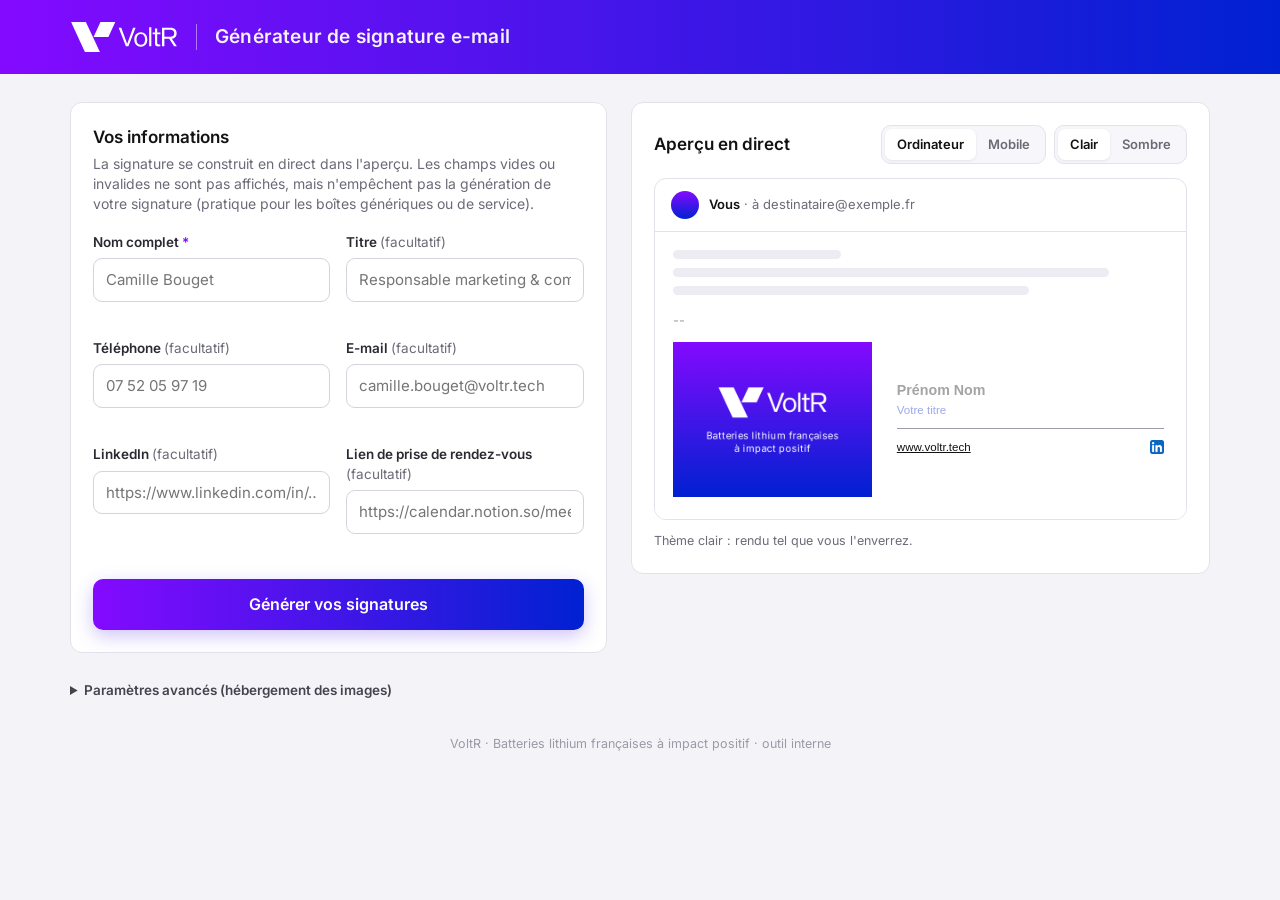
<file: index.html>
<!doctype html>
<html lang="fr">
<head>
<meta charset="utf-8">
<meta name="viewport" content="width=device-width, initial-scale=1">
<title>VoltR · Générateur de signature</title>
<style id="embedded-fonts">
@font-face{font-family:"VoltR Inter";font-style:normal;font-weight:400;font-display:swap;src:url([data-uri]) format("woff2")}
@font-face{font-family:"VoltR Inter";font-style:normal;font-weight:600;font-display:swap;src:url([data-uri]) format("woff2")}
</style>
<link rel="icon" type="image/png" href="[data-uri]">
<style>
  :root{
    --violet:#840AFF; --blue:#0021D1; --ink:#121212;
    --grad:linear-gradient(180deg,#840AFF 0%,#0021D1 100%);
    --grad-h:linear-gradient(90deg,#840AFF 0%,#0021D1 100%);
    --bg:#F4F4F8; --card:#FFFFFF; --line:#E2E2EA; --muted:#6B6B78; --soft:#F7F7FB;
    --ok:#0E8A4F; --warn:#B25E00; --err:#C4221F;
    --radius:12px;
  }
  *{box-sizing:border-box}
  html,body{margin:0}
  body{background:var(--bg);color:var(--ink);font-family:"VoltR Inter",-apple-system,BlinkMacSystemFont,"Segoe UI",Helvetica,Arial,sans-serif;font-size:15px;line-height:1.45;-webkit-font-smoothing:antialiased}
  a{color:var(--blue)}
  button{font:inherit}

  /* ---------- Header ---------- */
  .top{background:var(--grad-h);color:#fff}
  .top-in{max-width:1180px;margin:0 auto;padding:22px 20px;display:flex;align-items:center;gap:18px;flex-wrap:wrap}
  .top svg{height:30px;width:auto;display:block}
  .top h1{margin:0;font-size:19px;font-weight:600;letter-spacing:.2px;opacity:.95}
  .top .sep{width:1px;height:26px;background:rgba(255,255,255,.45)}
  @media (max-width:560px){.top .sep{display:none}.top h1{font-size:17px}}

  /* ---------- Layout ---------- */
  .wrap{max-width:1180px;margin:0 auto;padding:28px 20px 60px}
  .grid{display:grid;grid-template-columns:minmax(0,1fr) minmax(0,1.08fr);gap:24px;align-items:start}
  @media (max-width:980px){.grid{grid-template-columns:minmax(0,1fr)}}
  .card{background:var(--card);border:1px solid var(--line);border-radius:var(--radius);padding:22px}
  .card h2{margin:0 0 4px;font-size:17px;font-weight:600}
  .card .lead{margin:0 0 18px;color:var(--muted);font-size:14px}
  .sticky{position:sticky;top:16px}
  @media (max-width:980px){.sticky{position:static}}

  /* ---------- Form ---------- */
  .fields{display:grid;grid-template-columns:1fr 1fr;gap:14px 16px}
  @media (max-width:560px){.fields{grid-template-columns:1fr}}
  .f{display:flex;flex-direction:column;gap:6px;min-width:0}
  .f.full{grid-column:1/-1}
  .f label{font-size:13.5px;font-weight:600;color:#2A2A33}
  .f label .req{color:var(--violet)}
  .f label .opt{font-weight:400;color:var(--muted)}
  .f input[type=text],.f input[type=email],.f input[type=tel],.f input[type=url]{width:100%;border:1px solid #D3D3DD;border-radius:9px;padding:10px 12px;font:inherit;color:var(--ink);background:#fff;transition:border-color .15s,box-shadow .15s}
  .f input:focus{outline:none;border-color:var(--violet);box-shadow:0 0 0 3px rgba(132,10,255,.14)}
  .f input:disabled{background:var(--soft);color:#55556A}
  /* Field states: empty = grey, focused = violet, valid = green, invalid = orange (same as warnings) */
  .f input.valid:not(:focus){border-color:var(--ok)}
  .f input.invalid:not(:focus){border-color:var(--warn)}
  .hint{font-size:12.5px;color:var(--muted);min-height:17px}
  .hint.ok{color:var(--ok)} .hint.warn{color:var(--warn)} .hint.err{color:var(--err)}
  .f input:focus ~ .hint{visibility:hidden}
  .divider{height:1px;background:var(--line);margin:20px 0}

  .btn{display:inline-flex;align-items:center;justify-content:center;gap:8px;border-radius:10px;border:1px solid #D3D3DD;background:#fff;color:var(--ink);padding:10px 14px;font-weight:600;font-size:14px;cursor:pointer;transition:transform .08s,box-shadow .15s,background .15s;text-decoration:none;white-space:nowrap}
  .btn:hover{background:var(--soft)}
  .btn:active{transform:translateY(1px)}
  .btn.primary{background:var(--grad-h);border:0;color:#fff;box-shadow:0 6px 18px rgba(66,20,230,.25)}
  .btn.primary:hover{filter:brightness(1.06)}
  .btn.big{width:100%;padding:14px 18px;font-size:16px;margin-top:22px}
  .btn.small{padding:7px 11px;font-size:13px}
  .btn svg{width:16px;height:16px}

  /* ---------- Preview ---------- */
  .pv-toolbar{display:flex;justify-content:space-between;align-items:center;gap:10px;flex-wrap:wrap;margin-bottom:14px}
  .seg{display:inline-flex;background:var(--soft);border:1px solid var(--line);border-radius:10px;padding:3px}
  .seg button{border:0;background:transparent;padding:6px 12px;border-radius:7px;font-size:13px;font-weight:600;color:var(--muted);cursor:pointer}
  .seg button[aria-pressed=true]{background:#fff;color:var(--ink);box-shadow:0 1px 3px rgba(0,0,0,.08)}
  .mail{border:1px solid var(--line);border-radius:12px;overflow:hidden;transition:background .25s,border-color .25s}
  .mail-head{display:flex;align-items:center;gap:10px;padding:12px 16px;border-bottom:1px solid var(--line);font-size:13px;color:var(--muted)}
  .mail-head .dot{width:28px;height:28px;border-radius:50%;background:var(--grad);flex:none}
  .mail-head b{color:var(--ink);font-weight:600}
  .mail-body{padding:18px 18px 22px;background:#fff;transition:background .25s}
  .mail-body .para{height:9px;border-radius:5px;background:#ECECF2;margin:0 0 9px}
  .mail-body .dash{color:#9A9AA6;margin:16px 0 12px;font-size:13px}
  .pv-scroll{overflow-x:auto}
  .pv-frame{display:block;margin:0 auto}
  .pv-frame.mobile{width:360px;max-width:100%;border:1px solid var(--line);border-radius:22px;padding:18px 8px;background:inherit}
  .mail.dark{background:#1B1B1F;border-color:#2C2C33}
  .mail.dark .mail-head{border-color:#2C2C33;color:#9A9AA6}
  .mail.dark .mail-head b{color:#EDEDF2}
  .mail.dark .mail-body{background:#1F1F23}
  .mail.dark .mail-body .para{background:#2E2E36}
  .mail.dark .pv-frame.mobile{border-color:#34343C}
  /* Simulation of the colour adaptation performed by Outlook / Spark / Apple Mail in dark mode */
  .mail.dark [data-r=ink],.mail.dark [data-r=ink] a{color:#EDEDF2 !important}
  .mail.dark [data-r=title]{color:#A7B4FF !important}
  .mail.dark [data-r=rule]{border-color:#6E6E7C !important}
  .pv-note{margin:12px 0 0;font-size:12.5px;color:var(--muted)}
  @keyframes appear{from{opacity:0;transform:translateY(4px)}to{opacity:1;transform:none}}
  .pv-new{animation:appear .35s ease-out}
  .ph{opacity:.38}

  /* ---------- Results ---------- */
  #results{margin-top:28px;display:none}
  #results.show{display:block;animation:appear .4s ease-out}
  .tabs{display:flex;gap:6px;flex-wrap:wrap;border-bottom:1px solid var(--line);margin:0 0 18px}
  .tabs button{border:0;background:transparent;padding:10px 14px;font-weight:600;font-size:14px;color:var(--muted);cursor:pointer;border-bottom:2px solid transparent;margin-bottom:-1px}
  .tabs button[aria-selected=true]{color:var(--ink);border-bottom-color:var(--violet)}
  .client-block{display:grid;grid-template-columns:minmax(0,1.35fr) minmax(0,1fr);gap:22px;padding:18px 0;border-top:1px solid var(--line)}
  .client-block:first-child{border-top:0;padding-top:4px}
  @media (max-width:760px){.client-block{grid-template-columns:1fr}}
  .client-block h3{margin:0 0 8px;font-size:15.5px}
  .client-block ol{margin:0;padding-left:20px}
  .client-block li{margin:0 0 6px}
  .client-block .tip{margin:10px 0 0;padding:9px 12px;background:var(--soft);border-radius:9px;font-size:13px;color:#44444F}
  .actions{display:flex;flex-direction:column;gap:9px;align-items:stretch}
  .actions .desc{font-size:12.5px;color:var(--muted);margin:-4px 0 4px}
  kbd{font-family:inherit;font-size:12px;border:1px solid #D3D3DD;border-bottom-width:2px;border-radius:5px;padding:0 5px;background:#fff}
  code{font-family:ui-monospace,SFMono-Regular,Menlo,Consolas,monospace;font-size:12.5px;background:var(--soft);padding:1px 5px;border-radius:5px}
  textarea.code{width:100%;min-height:220px;font-family:ui-monospace,SFMono-Regular,Menlo,Consolas,monospace;font-size:12px;border:1px solid #D3D3DD;border-radius:9px;padding:10px;resize:vertical;color:#2A2A33;background:var(--soft)}
  .banner{display:none;margin:0 0 16px;padding:12px 14px;border-radius:10px;background:#FFF6E8;border:1px solid #F3D3A1;color:#6B3D00;font-size:13.5px}
  .banner.show{display:block}

  /* ---------- Footer / advanced ---------- */
  details.adv{margin-top:28px;font-size:13.5px;color:var(--muted)}
  details.adv summary{cursor:pointer;font-weight:600;color:#44444F}
  details.adv .in{margin-top:12px;display:grid;gap:10px;max-width:760px}
  details.adv .row{display:flex;gap:8px;flex-wrap:wrap}
  details.adv input[type=url]{flex:1;min-width:260px;width:100%;border:1px solid #D3D3DD;border-radius:9px;padding:9px 11px;font:inherit;font-size:13.5px}
  details.adv .modes{display:grid;gap:8px}
  details.adv .modes label{display:flex;gap:9px;align-items:flex-start;cursor:pointer;color:#2A2A33}
  details.adv .modes input{margin-top:3px;accent-color:var(--violet)}
  details.adv .links{display:grid;gap:10px}
  details.adv .links label{display:grid;gap:5px;font-weight:600;color:#2A2A33}
  details.adv .links input{font-weight:400}
  details.adv .dl-box{margin-top:6px;padding:12px 14px;border:1px dashed #C9C9D6;border-radius:10px;display:grid;gap:8px;justify-items:start}
  footer{margin-top:34px;text-align:center;color:#9A9AA6;font-size:12.5px}

  .toast{position:fixed;left:50%;bottom:24px;transform:translate(-50%,20px);background:#15151A;color:#fff;padding:11px 16px;border-radius:10px;font-size:14px;font-weight:600;opacity:0;pointer-events:none;transition:opacity .2s,transform .2s;z-index:10;max-width:calc(100% - 32px)}
  .toast.show{opacity:1;transform:translate(-50%,0)}
  .toast.err{background:var(--err)}
  .sr{position:absolute;left:-9999px}
  [hidden]{display:none !important}
</style>
</head>
<body>

<header class="top">
  <div class="top-in">
    <svg viewBox="0 0 1271.3 353.1" role="img" aria-label="VoltR"><use href="#voltr-logo"/></svg>
    <span class="sep" aria-hidden="true"></span>
    <h1>Générateur de signature e-mail</h1>
  </div>
</header>

<svg width="0" height="0" style="position:absolute" aria-hidden="true">
  <defs>
    <clipPath id="voltr-clip"><rect x="13.4" y="1.4" width="524.1" height="350.4"/></clipPath>
    <g id="voltr-logo" fill="#fff">
      <path id="voltr-word"/>
      <g clip-path="url(#voltr-clip)"><path id="voltr-emb1"/><path id="voltr-emb2"/></g>
    </g>
  </defs>
</svg>

<main class="wrap">
  <div class="grid">
    <!-- ================= FORM ================= -->
    <section class="card" aria-labelledby="form-title">
      <h2 id="form-title">Vos informations</h2>
      <p class="lead">La signature se construit en direct dans l'aperçu. Les champs vides ou invalides ne sont pas affichés, mais n'empêchent pas la génération de votre signature (pratique pour les boîtes génériques ou de service).</p>

      <form id="form" novalidate autocomplete="on">
        <div class="fields">
          <div class="f">
            <label for="name">Nom complet <span class="req">*</span></label>
            <input type="text" id="name" name="name" maxlength="40" placeholder="Camille Bouget" autocomplete="name" required>
            <div class="hint" id="h-name"></div>
          </div>
          <div class="f">
            <label for="title">Titre <span class="opt">(facultatif)</span></label>
            <input type="text" id="title" name="title" maxlength="60" placeholder="Responsable marketing & communication" autocomplete="organization-title">
            <div class="hint" id="h-title"></div>
          </div>
          <div class="f">
            <label for="phone">Téléphone <span class="opt">(facultatif)</span></label>
            <input type="tel" id="phone" name="phone" maxlength="24" placeholder="07 52 05 97 19" autocomplete="tel">
            <div class="hint" id="h-phone"></div>
          </div>
          <div class="f">
            <label for="email">E-mail <span class="opt">(facultatif)</span></label>
            <input type="email" id="email" name="email" maxlength="80" placeholder="camille.bouget@voltr.tech" autocomplete="email">
            <div class="hint" id="h-email"></div>
          </div>
          <div class="f">
            <label for="linkedin">LinkedIn <span class="opt">(facultatif)</span></label>
            <input type="url" id="linkedin" name="linkedin" maxlength="200" placeholder="https://www.linkedin.com/in/…">
            <div class="hint" id="h-linkedin"></div>
          </div>
          <div class="f">
            <label for="rdv">Lien de prise de rendez-vous <span class="opt">(facultatif)</span></label>
            <input type="url" id="rdv" name="rdv" maxlength="300" placeholder="https://calendar.notion.so/meet/…">
            <div class="hint" id="h-rdv"></div>
          </div>
        </div>

        <button type="submit" class="btn primary big" id="generate">Générer vos signatures</button>
      </form>
    </section>

    <!-- ================= PREVIEW ================= -->
    <section class="card sticky" aria-labelledby="pv-title">
      <div class="pv-toolbar">
        <h2 id="pv-title" style="margin:0">Aperçu en direct</h2>
        <div style="display:flex;gap:8px;flex-wrap:wrap">
          <div class="seg" role="group" aria-label="Format">
            <button type="button" data-device="desktop" aria-pressed="true">Ordinateur</button>
            <button type="button" data-device="mobile" aria-pressed="false">Mobile</button>
          </div>
          <div class="seg" role="group" aria-label="Thème">
            <button type="button" data-theme="light" aria-pressed="true">Clair</button>
            <button type="button" data-theme="dark" aria-pressed="false">Sombre</button>
          </div>
        </div>
      </div>
      <div class="mail" id="mail">
        <div class="mail-head"><span class="dot"></span><div><b id="pv-from">Vous</b> · à destinataire@exemple.fr</div></div>
        <div class="mail-body">
          <div class="para" style="width:34%"></div>
          <div class="para" style="width:88%"></div>
          <div class="para" style="width:72%"></div>
          <div class="dash">--</div>
          <div class="pv-scroll"><div class="pv-frame" id="pv-frame"></div></div>
        </div>
      </div>
      <p class="pv-note" id="pv-note">Thème clair : rendu tel que vous l'enverrez.</p>
    </section>
  </div>

  <!-- ================= RESULTS ================= -->
  <section class="card" id="results" aria-labelledby="res-title">
    <h2 id="res-title">Installer votre signature</h2>
    <p class="lead">Choisissez votre messagerie. Chaque bouton copie une version adaptée à cet environnement ; il ne reste qu'à la coller en suivant le guide.</p>
    <div class="banner" id="host-banner"></div>
    <div class="tabs" role="tablist" id="tabs"></div>
    <div id="panels"></div>
  </section>

  <details class="adv" id="adv">
    <summary>Paramètres avancés (hébergement des images)</summary>
    <div class="in">
      <div>Les images de la signature (bloc VoltR, icône LinkedIn) doivent être hébergées en ligne : les messageries n'affichent pas les images intégrées dans une signature.</div>
      <div class="modes" role="radiogroup" aria-label="Hébergement des images">
        <label><input type="radio" name="hmode" value="auto"><span><b>Automatique</b> : dossier <code>assets/</code> placé à côté de cette page en ligne (GitHub Pages, site web).</span></label>
        <label><input type="radio" name="hmode" value="folder"><span><b>Dossier en ligne</b> : adresse d'un dossier web contenant <code>signature-block.png</code> et <code>linkedin.png</code>.</span></label>
        <label><input type="radio" name="hmode" value="links"><span><b>Liens individuels</b> : un lien par image (Google Drive ou autre).</span></label>
      </div>
      <div class="row" id="host-folder">
        <input type="url" id="asset-base" spellcheck="false" placeholder="https://…/assets/" aria-label="Adresse du dossier d'images">
      </div>
      <div class="links" id="host-links">
        <label>Lien de l'image du bloc VoltR (signature-block.png)
          <input type="url" id="link-block" spellcheck="false" placeholder="https://drive.google.com/file/d/…/view?usp=sharing"></label>
        <label>Lien de l'icône LinkedIn (linkedin.png)
          <input type="url" id="link-icon" spellcheck="false" placeholder="https://drive.google.com/file/d/…/view?usp=sharing"></label>
      </div>
      <div class="row"><button type="button" class="btn small primary" id="asset-apply">Appliquer et vérifier</button></div>
      <div class="hint" id="asset-status"></div>
      <div class="dl-box">
        <div>Pour distribuer l'outil avec ce réglage d'hébergement :</div>
        <button type="button" class="btn small" id="asset-download">Télécharger le générateur configuré (.html)</button>
        <div class="hint">Le fichier obtenu s'ouvre d'un double-clic et fonctionne sans aucun réglage.</div>
      </div>
    </div>
  </details>

  <footer>VoltR · Batteries lithium françaises à impact positif · outil interne</footer>
</main>

<div class="toast" id="toast" role="status" aria-live="polite"></div>

<script>
(function(){
'use strict';

/* Untouched copy of this page, used to produce a pre-configured copy of the generator. */
var PRISTINE = '<!doctype html>\n' + document.documentElement.outerHTML;

/* =====================================================================
   CONFIGURATION
   ===================================================================== */
var CFG = {
  DEFAULT_BASELINE: 'Batteries lithium françaises à impact positif',
  WEBSITE_URL: 'https://www.voltr.tech',
  WEBSITE_LABEL: 'www.voltr.tech',
  LINKEDIN_COMPANY: 'https://www.linkedin.com/company/voltr/home/',
  RDV_LABEL: 'Prendre rendez-vous',
  BLOCK_FILE: 'signature-block.png',
  ICON_FILE: 'linkedin.png',
  C: { ink:'#121212', title:'#0021D1', rule:'#9C9CA8', violet:'#840AFF', blue:'#0021D1', linkedin:'#0A66C2' },
  FONT_STD: "'Helvetica Neue',Helvetica,Arial,sans-serif",
  FONT_OUTLOOK: "Arial,'Helvetica Neue',Helvetica,sans-serif",
  // Layout, in CSS pixels. Images are rendered at 2x (block) / 3x (icon) for sharp display.
  DESKTOP: { imgW:224, imgH:175, gap:28, colW:300, name:16, nameLH:20, title:13, titleLH:17, text:13, textLH:20, icon:16 },
  COMPACT: { imgW:128, imgH:100, gap:16, colW:200, name:15, nameLH:19, title:12, titleLH:16, text:12, textLH:18, icon:16 }
};

/*
  Image hosting. The value between the two markers is rewritten by
  "Télécharger le générateur configuré" (advanced settings); do not remove the markers.
    {"mode":"auto"}                                  assets/ folder next to the page, when served online
    {"mode":"folder","base":"https://…/assets/"}     any online folder
    {"mode":"links","block":"https://…","icon":"…"}  one direct URL per image (e.g. Google Drive)
*/
var HOSTING_DEFAULT = /*HOSTING*/{"mode":"auto"}/*HOSTING*/;

/* VoltR logo (brand kit: logo_blanc_horizontal.svg), viewBox 0 0 1271.3 353.1 */
var LOGO = {
  vbW:1271.3, vbH:353.1,
  word:'M772.2,66.3l-84.5,220.1h-29.9l-84.8-220.1h30.5l69.1,188.4h.9l68.8-188.4h29.9ZM833.6,120.5c45.9,0,76.8,33.3,76.8,84.8s-30.8,84.8-76.8,84.8-76.8-33.3-76.8-84.8,30.8-84.8,76.8-84.8ZM833.6,268.9c30.2,0,50.3-23.7,50.3-63.5s-20-63.2-50.3-63.2-50.6,23.7-50.6,63.2,20.3,63.5,50.6,63.5ZM931.9,63.2h25.6v223.2h-25.6V63.2ZM1046.2,264.5c4.6,0,12.3,0,16.3-.3v22.5c-4,.3-13.3.6-21.3.6-29,0-40.7-7.4-40.7-35.8v-107.3h-26.8v-20h26.8v-46.6h25.9v46.6h37.6v20h-37.6v100.8c0,16,5.2,19.4,19.7,19.4h.1ZM1225.2,286.4l-57.7-89.1h-56.7v89.1h-27.7V66.3h99c47.2,0,73.4,25,73.4,65.7s-20,58.9-56.7,64.1l59.2,90.3h-32.8ZM1110.8,173.9h67.5c31.4,0,48.7-14.2,48.7-41.9s-17.3-41.9-48.7-41.9h-67.5v83.9h0Z',
  emb1:'M12.7,1.4h174.1l165.3,350.4h-176.5L12.7,1.4Z',
  emb2:'M358.4,1.4h174.7l-81,174.3h-174.7L358.4,1.4Z',
  clip:[13.4,1.4,524.1,350.4]
};
/* LinkedIn "in" glyph, 24x24 grid */
var LI_GLYPH = 'M20.447 20.452h-3.554v-5.569c0-1.328-.027-3.037-1.852-3.037-1.853 0-2.136 1.445-2.136 2.939v5.667H9.351V9h3.414v1.561h.046c.477-.9 1.637-1.85 3.37-1.85 3.601 0 4.267 2.37 4.267 5.455v6.286zM5.337 7.433c-1.144 0-2.063-.926-2.063-2.065 0-1.138.92-2.063 2.063-2.063 1.14 0 2.064.925 2.064 2.063 0 1.139-.925 2.065-2.064 2.065zm1.782 13.019H3.555V9h3.564v11.452z';

document.getElementById('voltr-word').setAttribute('d', LOGO.word);
document.getElementById('voltr-emb1').setAttribute('d', LOGO.emb1);
document.getElementById('voltr-emb2').setAttribute('d', LOGO.emb2);

/* =====================================================================
   HELPERS
   ===================================================================== */
function $(id){ return document.getElementById(id); }
function esc(s){ return String(s).replace(/&/g,'&amp;').replace(/</g,'&lt;').replace(/>/g,'&gt;').replace(/"/g,'&quot;').replace(/'/g,'&#39;'); }
function clean(s){ return String(s||'').normalize('NFC').replace(/\s+/g,' ').trim(); }
function store(k,v){ try{ if(v===null) localStorage.removeItem(k); else localStorage.setItem(k,v); }catch(e){} }
function load(k){ try{ return localStorage.getItem(k); }catch(e){ return null; } }
function slug(s){ return clean(s).normalize('NFD').replace(/[̀-ͯ]/g,'').replace(/[^A-Za-z0-9]+/g,'-').replace(/^-|-$/g,'') || 'signature'; }

/* ---------- Field normalisation / validation ---------- */
function parsePhone(raw){
  var v = clean(raw); if(!v) return {state:'empty'};
  var d = v.replace(/[\s.\-()\/]/g,'');
  if (/^0033/.test(d)) d = '+' + d.slice(2);
  var m;
  if ((m = d.match(/^0([1-9]\d{8})$/)) || (m = d.match(/^\+33\(?0?\)?([1-9]\d{8})$/))){
    var n = m[1];
    return {state:'ok', display:'+33 '+n[0]+' '+n.slice(1,3)+' '+n.slice(3,5)+' '+n.slice(5,7)+' '+n.slice(7,9), href:'tel:+33'+n};
  }
  if (/^\+[1-9]\d{6,14}$/.test(d)) return {state:'ok', display:v, href:'tel:'+d};
  return {state:'bad'};
}
function parseEmail(raw){
  var v = clean(raw).replace(/\s/g,''); if(!v) return {state:'empty'};
  if (/^[^\s@<>"',;]+@[^\s@<>"',;]+\.[A-Za-z]{2,}$/.test(v)) return {state:'ok', display:v.toLowerCase(), href:'mailto:'+v.toLowerCase()};
  return {state:'bad'};
}
function parseUrl(raw){
  var v = clean(raw).replace(/\s/g,''); if(!v) return null;
  if (!/^[a-z][a-z0-9+.\-]*:\/\//i.test(v)) v = 'https://' + v;
  try{
    var u = new URL(v);
    if (!/^https?:$/.test(u.protocol)) return null;
    if (!/^[a-z0-9.\-]+\.[a-z]{2,}$/i.test(u.hostname)) return null;
    return u;
  }catch(e){ return null; }
}
function parseLinkedin(raw){
  var v = clean(raw); if(!v) return {state:'empty', href:CFG.LINKEDIN_COMPANY};
  var u = parseUrl(v);
  if (u && /(^|\.)linkedin\.com$/i.test(u.hostname)){
    var m = u.pathname.match(/^\/in\/([^\/?#]+)\/?/i);
    if (m && m[1].length>=3) return {state:'ok', href:'https://www.linkedin.com/in/'+m[1]+'/'};
  }
  return {state:'bad', href:CFG.LINKEDIN_COMPANY};
}
function parseRdv(raw){
  var v = clean(raw); if(!v) return {state:'empty'};
  var u = parseUrl(v);
  return u ? {state:'ok', href:u.href} : {state:'bad'};
}

/* =====================================================================
   IMAGE RENDERING (block + LinkedIn icon) — same code used by
   tools/build-assets.cjs to produce the hosted PNG files.
   ===================================================================== */
var FONT_FAMILY = '"VoltR Inter"';
var fontsReady = (document.fonts && document.fonts.load)
  ? Promise.all([document.fonts.load('400 11px '+FONT_FAMILY), document.fonts.load('600 11px '+FONT_FAMILY)]).catch(function(){})
  : Promise.resolve();

function wrapLines(ctx, text, maxW){
  var words = text.split(' '), lines = [], cur = '';
  for (var i=0;i<words.length;i++){
    var t = cur ? cur+' '+words[i] : words[i];
    if (ctx.measureText(t).width <= maxW || !cur) cur = t; else { lines.push(cur); cur = words[i]; }
  }
  if (cur) lines.push(cur);
  return lines;
}
function balance(ctx, text, maxW){
  // Prefer two balanced lines (like the brand layout) over one long line.
  var lines = wrapLines(ctx, text, maxW);
  if (lines.length === 2){
    var words = text.split(' '), best = null;
    for (var k=1;k<words.length;k++){
      var a = words.slice(0,k).join(' '), b = words.slice(k).join(' ');
      var wa = ctx.measureText(a).width, wb = ctx.measureText(b).width;
      if (wa>maxW || wb>maxW) continue;
      // French typography: never end a line on a short word ("à", "et", "de"…);
      // slight preference for a longer first line, as in the brand layout.
      var score = Math.abs(wa-wb) + (wa>=wb ? 0 : 12) + (/(^|\s)\S{1,2}$/.test(a) ? 1000 : 0);
      if (!best || score<best.s) best = {s:score, l:[a,b]};
    }
    if (best) lines = best.l;
  }
  return lines;
}

function renderBlock(baseline, scale){
  scale = scale || 2;
  var W = CFG.DESKTOP.imgW, H = CFG.DESKTOP.imgH;
  var c = document.createElement('canvas'); c.width = W*scale; c.height = H*scale;
  var ctx = c.getContext('2d'); ctx.scale(scale, scale);
  var g = ctx.createLinearGradient(0,0,0,H); g.addColorStop(0,CFG.C.violet); g.addColorStop(1,CFG.C.blue);
  ctx.fillStyle = g; ctx.fillRect(0,0,W,H);

  var text = clean(baseline) || CFG.DEFAULT_BASELINE;
  var size = 11, lh = 14.5, maxW = 176, lines;
  ctx.textBaseline = 'alphabetic'; ctx.textAlign = 'center';
  for (;;){
    ctx.font = '400 '+size+'px '+FONT_FAMILY+', Helvetica, Arial, sans-serif';
    if ('letterSpacing' in ctx) ctx.letterSpacing = (size*0.02).toFixed(2)+'px';
    lines = balance(ctx, text, maxW);
    if (lines.length<=2 || size<=9.5) break;
    size -= 0.5; lh = size*1.32;
  }
  lines = lines.slice(0,3);

  var logoW = 124, logoH = logoW*LOGO.vbH/LOGO.vbW, gap = 13;
  var total = logoH + gap + lines.length*lh - (lh-size);
  var y0 = Math.round((H-total)/2);

  ctx.save();
  ctx.translate((W-logoW)/2, y0); ctx.scale(logoW/LOGO.vbW, logoW/LOGO.vbW);
  ctx.fillStyle = '#fff';
  ctx.fill(new Path2D(LOGO.word));
  ctx.beginPath(); ctx.rect(LOGO.clip[0],LOGO.clip[1],LOGO.clip[2],LOGO.clip[3]); ctx.clip();
  ctx.fill(new Path2D(LOGO.emb1)); ctx.fill(new Path2D(LOGO.emb2));
  ctx.restore();

  ctx.fillStyle = '#fff';
  var ty = y0 + logoH + gap + size;
  for (var i=0;i<lines.length;i++) ctx.fillText(lines[i], W/2, ty + i*lh);
  return c.toDataURL('image/png');
}

function renderIcon(scale){
  scale = scale || 3;
  var S = CFG.DESKTOP.icon, c = document.createElement('canvas'); c.width = c.height = S*scale;
  var ctx = c.getContext('2d'); var k = S*scale/24; ctx.scale(k,k);
  ctx.fillStyle = CFG.C.linkedin;
  ctx.beginPath();
  if (ctx.roundRect) ctx.roundRect(0,0,24,24,4); else ctx.rect(0,0,24,24);
  ctx.fill();
  ctx.fillStyle = '#fff'; ctx.fill(new Path2D(LI_GLYPH));
  return c.toDataURL('image/png');
}

/* =====================================================================
   ASSET HOSTING
   ===================================================================== */
function pageAssetBase(){
  var l = window.location;
  if (/^https?:$/.test(l.protocol) && !/^(localhost|127\.|0\.0\.0\.0|\[::1\])/.test(l.hostname)){
    return l.href.replace(/[#?].*$/,'').replace(/[^\/]*$/,'') + 'assets/';
  }
  return null; // opened as a local file: needs "folder" or "links" hosting
}
function resolveHosting(h){
  if (h.mode==='links') return (h.block && h.icon) ? {block:h.block, icon:h.icon} : null;
  var base = h.mode==='folder' ? h.base : pageAssetBase();
  return base ? {block: base + CFG.BLOCK_FILE, icon: base + CFG.ICON_FILE} : null;
}
var hosting = JSON.parse(JSON.stringify(HOSTING_DEFAULT));
var assetUrls = resolveHosting(hosting);
var UNSET = 'https://images-non-hebergees.invalid/';
function normBase(b){ b = clean(b); return b && !/\/$/.test(b) ? b+'/' : b; }
function blockUrl(){ return assetUrls ? assetUrls.block : UNSET + CFG.BLOCK_FILE; }
function iconUrl(){ return assetUrls ? assetUrls.icon : UNSET + CFG.ICON_FILE; }

var probeCache = {};
function probe(url){ // resolves with the image width in pixels, 0 if unreachable
  if (!probeCache[url]) probeCache[url] = new Promise(function(res){
    var i = new Image(); var t = setTimeout(function(){ res(0); }, 8000);
    i.onload = function(){ clearTimeout(t); res(i.naturalWidth || 1); };
    i.onerror = function(){ clearTimeout(t); delete probeCache[url]; res(0); };
    i.src = url + (url.indexOf('?')<0 ? '?' : '&') + 'probe=' + Date.now();
  });
  return probeCache[url];
}

/* Google Drive share links -> direct image URLs (first one that serves the full-size image wins). */
function driveId(s){
  var m = s.match(/\/d\/([A-Za-z0-9_-]{20,})/) || s.match(/[?&]id=([A-Za-z0-9_-]{20,})/);
  if (m) return m[1];
  return /^[A-Za-z0-9_-]{25,}$/.test(s) ? s : null;
}
function linkCandidates(link){
  link = clean(link).replace(/\s/g,'');
  var id = driveId(link);
  if (id && (/google\.com|googleusercontent\.com/.test(link) || link===id)) return [
    'https://lh3.googleusercontent.com/d/' + id,
    'https://drive.google.com/thumbnail?id=' + id + '&sz=w1000',
    'https://drive.usercontent.google.com/download?id=' + id + '&export=view'
  ];
  var u = parseUrl(link);
  return u ? [u.href] : [];
}
function resolveLink(link, minW){
  var c = linkCandidates(link), i = 0;
  return (function next(){
    if (i >= c.length) return Promise.resolve(null);
    var u = c[i++];
    return probe(u).then(function(w){ return w >= minW ? u : next(); });
  })();
}

/* =====================================================================
   SIGNATURE BUILDERS
   ===================================================================== */
function readModel(){
  return {
    name: clean($('name').value),
    title: clean($('title').value),
    phone: parsePhone($('phone').value),
    email: parseEmail($('email').value),
    linkedin: parseLinkedin($('linkedin').value),
    rdv: parseRdv($('rdv').value),
    baseline: CFG.DEFAULT_BASELINE
  };
}

/*
  opts: layout (CFG.DESKTOP | CFG.COMPACT), font, img, icon,
        preview (adds data-r markers + placeholders for the live preview)
*/
function buildHtml(m, opts){
  var L = opts.layout, F = opts.font, C = CFG.C, P = !!opts.preview;
  var r = function(role){ return P ? ' data-r="'+role+'"' : ''; };
  var k = function(key){ return P ? ' data-k="'+key+'"' : ''; };
  var name = m.name, title = m.title, ph = {};
  if (P){
    if (!name){ name = 'Prénom Nom'; ph.name = true; }
    if (!title && ph.name){ title = 'Votre titre'; ph.title = true; }
  }
  var alt = 'VoltR – ' + m.baseline;
  var baseText = 'font-family:'+F+';';
  var linkPlain = 'color:'+C.ink+';text-decoration:none;';
  var linkUnder = 'color:'+C.ink+';text-decoration:underline;';

  var lines = [];
  if (m.phone.state==='ok') lines.push({k:'phone', h:'<a href="'+esc(m.phone.href)+'" style="'+linkPlain+'"'+r('ink')+'>'+esc(m.phone.display)+'</a>'});
  if (m.email.state==='ok') lines.push({k:'email', h:'<a href="'+esc(m.email.href)+'" style="'+linkPlain+'"'+r('ink')+'>'+esc(m.email.display)+'</a>'});
  lines.push({k:'web', h:'<a href="'+CFG.WEBSITE_URL+'" target="_blank" style="'+linkUnder+'"'+r('ink')+'>'+CFG.WEBSITE_LABEL+'</a>'});
  if (m.rdv.state==='ok') lines.push({k:'rdv', h:'<a href="'+esc(m.rdv.href)+'" target="_blank" style="'+linkUnder+'"'+r('ink')+'>'+CFG.RDV_LABEL+'</a>'});

  var contact = lines.map(function(l){ return P ? '<span'+k(l.k)+'>'+l.h+'</span>' : l.h; }).join('<br>');

  var tbl = 'border="0" cellpadding="0" cellspacing="0" role="presentation"';
  var tStyle = 'border-collapse:collapse;mso-table-lspace:0pt;mso-table-rspace:0pt;';

  return ''
  + '<table '+tbl+' style="'+tStyle+baseText+'">'
  +  '<tr>'
  +   '<td width="'+L.imgW+'" valign="middle" style="width:'+L.imgW+'px;padding:0;vertical-align:middle;">'
  +    '<a href="'+CFG.WEBSITE_URL+'" target="_blank" style="text-decoration:none;">'
  +     '<img src="'+esc(opts.img)+'" width="'+L.imgW+'" height="'+L.imgH+'" alt="'+esc(alt)+'" style="display:block;width:'+L.imgW+'px;height:'+L.imgH+'px;max-width:'+L.imgW+'px;border:0;outline:none;text-decoration:none;">'
  +    '</a>'
  +   '</td>'
  +   '<td width="'+L.gap+'" style="width:'+L.gap+'px;min-width:'+L.gap+'px;font-size:0;line-height:0;">&nbsp;</td>'
  +   '<td width="'+L.colW+'" valign="middle" style="width:'+L.colW+'px;padding:0;vertical-align:middle;">'
  +    '<table '+tbl+' width="'+L.colW+'" style="'+tStyle+'width:'+L.colW+'px;">'
  +     '<tr><td style="padding:0 0 '+(title ? '4px' : '11px')+' 0;'+(title ? '' : 'border-bottom:1px solid '+C.rule+';')+baseText+'font-size:'+L.name+'px;line-height:'+L.nameLH+'px;font-weight:bold;color:'+C.ink+';"'+r('ink')+'>'
  +       (P ? '<span'+k('name')+(ph.name?' class="ph"':'')+'>'+esc(name)+'</span>' : esc(name))
  +       (P && !title ? '<span data-r="rule" style="display:none"></span>' : '')
  +     '</td></tr>'
  +     (title ? '<tr><td style="padding:0 0 11px 0;border-bottom:1px solid '+C.rule+';'+baseText+'font-size:'+L.title+'px;line-height:'+L.titleLH+'px;color:'+C.title+';"'+r('title')+'>'
  +       (P ? '<span'+k('title')+(ph.title?' class="ph"':'')+'>'+esc(title)+'</span>' : esc(title))
  +     '</td></tr>' : '')
  +     '<tr><td style="padding:11px 0 0 0;">'
  +      '<table '+tbl+' width="100%" style="'+tStyle+'width:100%;">'
  +       '<tr>'
  +        '<td valign="bottom" style="vertical-align:bottom;'+baseText+'font-size:'+L.text+'px;line-height:'+L.textLH+'px;color:'+C.ink+';"'+r('ink')+'>'+contact+'</td>'
  +        '<td width="'+L.icon+'" align="right" valign="bottom" style="width:'+L.icon+'px;vertical-align:bottom;text-align:right;padding:0 0 3px 0;">'
  +         '<a href="'+esc(m.linkedin.href)+'" target="_blank" style="text-decoration:none;">'
  +          '<img src="'+esc(opts.icon)+'" width="'+L.icon+'" height="'+L.icon+'" alt="LinkedIn" style="display:block;width:'+L.icon+'px;height:'+L.icon+'px;border:0;outline:none;">'
  +         '</a>'
  +        '</td>'
  +       '</tr>'
  +      '</table>'
  +     '</td></tr>'
  +    '</table>'
  +   '</td>'
  +  '</tr>'
  + '</table>';
}

function buildText(m){
  var out = [m.name]; if (m.title) out.push(m.title); out.push('', 'VoltR – ' + m.baseline);
  if (m.phone.state==='ok') out.push(m.phone.display);
  if (m.email.state==='ok') out.push(m.email.display);
  out.push(CFG.WEBSITE_LABEL);
  if (m.rdv.state==='ok') out.push(CFG.RDV_LABEL + ' : ' + m.rdv.href);
  out.push('LinkedIn : ' + m.linkedin.href);
  return out.join('\n');
}

function variant(m, kind){
  var img = blockUrl(), icon = iconUrl();
  if (kind==='outlook') return buildHtml(m, {layout:CFG.DESKTOP, font:CFG.FONT_OUTLOOK, img:img, icon:icon});
  if (kind==='compact') return buildHtml(m, {layout:CFG.COMPACT, font:CFG.FONT_STD, img:img, icon:icon});
  return buildHtml(m, {layout:CFG.DESKTOP, font:CFG.FONT_STD, img:img, icon:icon});
}
function htmlDocument(m, body){
  return '<!DOCTYPE html>\n<html lang="fr">\n<head>\n<meta http-equiv="Content-Type" content="text/html; charset=utf-8">\n<title>Signature VoltR – '+esc(m.name)+'</title>\n</head>\n<body style="margin:0;padding:0;">\n'+body+'\n</body>\n</html>\n';
}

/* =====================================================================
   LIVE PREVIEW
   ===================================================================== */
var state = { device: window.innerWidth < 600 ? 'mobile' : 'desktop', theme:'light', generated:false };
var localBlock = { text:null, url:null }, localIcon = null, prevKeys = {};

function previewBlock(baseline){
  if (localBlock.text !== baseline){ localBlock.text = baseline; localBlock.url = renderBlock(baseline, 2); }
  return localBlock.url;
}

function renderPreview(){
  var m = readModel();
  var L = state.device==='mobile' ? CFG.COMPACT : CFG.DESKTOP;
  var html = buildHtml(m, {layout:L, font:CFG.FONT_STD, img:previewBlock(m.baseline), icon:localIcon || (localIcon = renderIcon(3)), preview:true});
  var frame = $('pv-frame');
  frame.className = 'pv-frame' + (state.device==='mobile' ? ' mobile' : '');
  frame.innerHTML = html;
  var keys = {};
  frame.querySelectorAll('[data-k]').forEach(function(el){
    var key = el.getAttribute('data-k') + (el.classList.contains('ph') ? ':ph' : '');
    keys[key] = true;
    if (!prevKeys[key]) el.classList.add('pv-new');
  });
  prevKeys = keys;
  $('pv-from').textContent = m.name || 'Vous';
  fitPreview();
}
/* Scale the preview down when the column is narrower than the real signature. */
function fitPreview(){
  var frame = $('pv-frame'), box = frame.parentNode;
  frame.style.zoom = '';
  var need = frame.scrollWidth, avail = box.clientWidth;
  if (need > avail && avail > 0) frame.style.zoom = String(Math.max(0.5, Math.floor(avail/need*100)/100));
}
window.addEventListener('resize', fitPreview);

/* =====================================================================
   FORM FEEDBACK
   ===================================================================== */
var touched = {}; // fields left at least once: the invalid state shows only after leaving the field
function fieldState(id, st, msg){
  var el = $(id), h = $('h-'+id);
  var show = touched[id] || st==='missing';
  el.classList.toggle('valid', st==='ok');
  el.classList.toggle('invalid', show && (st==='bad' || st==='missing'));
  h.className = 'hint' + (show && msg ? ' warn' : '');
  h.textContent = show && msg ? msg : '';
}

function updateHints(showRequired){
  var m = readModel();
  fieldState('name', m.name ? 'ok' : (showRequired ? 'missing' : 'empty'), m.name ? '' : 'Champ obligatoire.');
  fieldState('title', m.title ? 'ok' : 'empty', '');
  fieldState('phone', m.phone.state, m.phone.state==='bad' ? 'Numéro non reconnu : il ne sera pas affiché.' : '');
  fieldState('email', m.email.state, m.email.state==='bad' ? 'Adresse invalide : elle ne sera pas affichée.' : '');
  fieldState('linkedin', m.linkedin.state, m.linkedin.state==='bad' ? 'Profil non reconnu (format linkedin.com/in/…) : l\'icône mènera à la page VoltR.' : '');
  fieldState('rdv', m.rdv.state, m.rdv.state==='bad' ? 'Lien invalide : « Prendre rendez-vous » ne sera pas affiché.' : '');
  return !!m.name;
}

/* =====================================================================
   CLIPBOARD / DOWNLOAD
   ===================================================================== */
function toast(msg, err){
  var t = $('toast'); t.textContent = msg; t.className = 'toast show' + (err ? ' err' : '');
  clearTimeout(toast._t); toast._t = setTimeout(function(){ t.className = 'toast'; }, 2600);
}
function copyViaSelection(html, asText){
  var holder = document.createElement(asText ? 'textarea' : 'div');
  holder.style.cssText = 'position:fixed;left:-10000px;top:0;opacity:0;background:#fff;color:#121212';
  if (asText){ holder.value = html; } else { holder.contentEditable = 'true'; holder.innerHTML = html; }
  document.body.appendChild(holder);
  var ok = false;
  try{
    if (asText){ holder.select(); }
    else { var r = document.createRange(); r.selectNodeContents(holder); var s = window.getSelection(); s.removeAllRanges(); s.addRange(r); }
    ok = document.execCommand('copy');
  }catch(e){ ok = false; }
  if (!asText) window.getSelection().removeAllRanges();
  holder.remove();
  return ok;
}
function copyRich(html, text){
  if (navigator.clipboard && window.ClipboardItem && window.isSecureContext){
    return navigator.clipboard.write([new ClipboardItem({
      'text/html': new Blob([html], {type:'text/html'}),
      'text/plain': new Blob([text], {type:'text/plain'})
    })]).then(function(){ return true; }, function(){ return copyViaSelection(html, false); });
  }
  return Promise.resolve(copyViaSelection(html, false));
}
function copyText(text){
  if (navigator.clipboard && window.isSecureContext){
    return navigator.clipboard.writeText(text).then(function(){ return true; }, function(){ return copyViaSelection(text, true); });
  }
  return Promise.resolve(copyViaSelection(text, true));
}
function download(filename, dataOrUrl, mime){
  var url = /^data:/.test(dataOrUrl) ? dataOrUrl : URL.createObjectURL(new Blob([dataOrUrl], {type:(mime||'text/html')+';charset=utf-8'}));
  var a = document.createElement('a'); a.href = url; a.download = filename; document.body.appendChild(a); a.click(); a.remove();
  if (!/^data:/.test(dataOrUrl)) setTimeout(function(){ URL.revokeObjectURL(url); }, 2000);
}

/* =====================================================================
   CLIENT GUIDES
   ===================================================================== */
var ACT = {
  rich:    {label:'Copier la signature', desc:'Version ordinateur, à coller telle quelle.'},
  outlook: {label:'Copier la signature (Outlook)', desc:'Version ordinateur optimisée pour Outlook (police Arial).'},
  htm:     {label:'Télécharger le fichier .htm', desc:'Méthode alternative pour Outlook classique.'},
  compact: {label:'Copier la version mobile', desc:'Version compacte, adaptée aux petits écrans.'},
  text:    {label:'Copier la version texte', desc:'Sans mise en forme, pour les applis qui n\'acceptent que du texte.'},
  code:    {label:'Copier le code HTML', desc:'Pour les éditeurs de signature en mode HTML.'},
  html:    {label:'Télécharger le fichier .html', desc:''}
};
var PASTE = 'Collez avec <kbd>Ctrl</kbd>+<kbd>V</kbd> (Windows) ou <kbd>⌘</kbd>+<kbd>V</kbd> (Mac).';
var CLIENTS = [
  { id:'gmail', label:'Gmail', blocks:[
    { title:'Gmail dans le navigateur', actions:['rich'], steps:[
      'Cliquez sur <b>Copier la signature</b>.',
      'Dans Gmail : roue dentée <b>⚙</b> › <b>Voir tous les paramètres</b> › onglet <b>Général</b>.',
      'Section <b>Signature</b> › <b>Créer</b>, donnez-lui un nom (ex. « VoltR »).',
      'Cliquez dans la zone de texte de la signature et collez. ' + PASTE,
      'Dans <b>Valeurs par défaut des signatures</b>, choisissez-la pour les nouveaux e-mails et pour les réponses.',
      'Tout en bas de la page : <b>Enregistrer les modifications</b>.'
    ], tip:'Si Gmail propose « Insérer cette signature avant le texte cité dans les réponses », cochez-le : la signature restera visible au-dessus de l\'historique.' },
    { title:'Application Gmail (iPhone / Android)', actions:['text'], steps:[
      'L\'app Gmail n\'accepte qu\'une signature en texte simple : copiez la <b>version texte</b> (idéalement depuis votre téléphone).',
      'App Gmail › menu ☰ › <b>Paramètres</b> › votre compte › <b>Signature mobile</b> (iPhone : <b>Paramètres de signature</b>).',
      'Collez puis validez.'
    ]}
  ]},
  { id:'outlook', label:'Outlook', blocks:[
    { title:'Outlook web, nouvel Outlook (Windows) et Outlook Mac', actions:['outlook'], steps:[
      'Cliquez sur <b>Copier la signature (Outlook)</b>.',
      'Outlook web / nouvel Outlook : <b>⚙ Paramètres</b> › <b>Comptes</b> › <b>Signatures</b> › <b>+ Nouvelle signature</b>.',
      'Outlook Mac : menu <b>Outlook</b> › <b>Réglages</b> › <b>Signatures</b> › <b>+</b>.',
      'Nommez la signature, collez-la dans l\'éditeur. ' + PASTE,
      'Choisissez-la comme signature par défaut (nouveaux messages et réponses/transferts), puis <b>Enregistrer</b>.'
    ]},
    { title:'Outlook classique (Windows, Microsoft 365 / 2019 / 2021)', actions:['outlook','htm'], steps:[
      'Méthode simple : <b>Fichier</b> › <b>Options</b> › <b>Courrier</b> › <b>Signatures…</b> › <b>Nouveau</b>, nommez-la, collez dans la zone d\'édition, choisissez-la par défaut puis <b>OK</b>.',
      'Si la mise en forme est altérée, utilisez le fichier : téléchargez le <b>.htm</b>, fermez Outlook.',
      'Appuyez sur <kbd>Win</kbd>+<kbd>R</kbd>, tapez <code>%APPDATA%\\Microsoft\\Signatures</code> puis Entrée, et déposez le fichier dans ce dossier.',
      'Relancez Outlook : la signature apparaît dans <b>Signatures…</b>, sélectionnez-la par défaut.'
    ], tip:'Outlook classique intègre les images lors de l\'envoi : c\'est normal si vos destinataires voient le logo en pièce jointe intégrée.' },
    { title:'Outlook mobile (iPhone / Android)', actions:['compact','text'], steps:[
      'Ouvrez ce générateur sur votre téléphone (ou copiez sur Mac et collez sur iPhone via le presse-papiers universel).',
      'Outlook mobile › photo de profil › <b>⚙ Paramètres</b> › <b>Signature</b>.',
      'Collez la version mobile. Si l\'app n\'affiche que du texte, utilisez la version texte.'
    ]}
  ]},
  { id:'apple', label:'Apple Mail', blocks:[
    { title:'Mail sur Mac', actions:['rich'], steps:[
      'Cliquez sur <b>Copier la signature</b>.',
      'Dans Mail : menu <b>Mail</b> › <b>Réglages…</b> › onglet <b>Signatures</b>.',
      'Sélectionnez votre compte, cliquez sur <b>+</b> et nommez la signature.',
      '<b>Décochez</b> « Toujours utiliser ma police par défaut des messages ».',
      'Cliquez dans la zone de droite, effacez le texte proposé et collez. ' + PASTE,
      'En bas, choisissez-la dans <b>Choisir la signature</b>.'
    ], tip:'Si les images apparaissent comme des points d\'interrogation dans les réglages, pas d\'inquiétude : elles s\'affichent à la rédaction du message.' },
    { title:'Mail sur iPhone / iPad', actions:['compact'], steps:[
      'Ouvrez ce générateur sur l\'iPhone et copiez la <b>version mobile</b> (ou copiez sur Mac et collez sur iPhone via le presse-papiers universel).',
      '<b>Réglages</b> › <b>Apps</b> › <b>Mail</b> › <b>Signature</b> (sur iOS 17 et avant : <b>Réglages</b> › <b>Mail</b> › <b>Signature</b>).',
      'Effacez « Envoyé de mon iPhone », puis collez.',
      'Si la mise en forme disparaît : secouez l\'appareil et touchez <b>Annuler Modifier les attributs</b>.'
    ]}
  ]},
  { id:'spark', label:'Spark', blocks:[
    { title:'Spark sur ordinateur (Mac / Windows)', actions:['rich','code'], steps:[
      'Cliquez sur <b>Copier la signature</b>.',
      'Spark › <b>Réglages</b> (ou <b>Paramètres</b>) › <b>Signatures</b> › <b>+</b> / <b>Nouvelle signature</b>.',
      'Collez la signature dans l\'éditeur. ' + PASTE,
      'Associez-la à votre compte VoltR (nouveaux messages et réponses), puis enregistrez.'
    ], tip:'Si votre version de Spark propose une édition en HTML, utilisez plutôt <b>Copier le code HTML</b> et collez-le dans l\'éditeur HTML.' },
    { title:'Spark sur iPhone / Android', actions:['compact'], steps:[
      'Si vous utilisez un compte Spark, la signature créée sur ordinateur est synchronisée automatiquement.',
      'Sinon : Spark mobile › <b>Réglages</b> › <b>Signatures</b> › <b>+</b>, puis collez la version mobile.'
    ]}
  ]},
  { id:'code', label:'Code HTML', blocks:[
    { title:'Code source de la signature', actions:['code','html'], steps:[
      'Pour les autres messageries (Thunderbird, outils de signature centralisée, etc.) ou pour archiver votre signature.',
      'Le code est autonome : styles en ligne et images hébergées.'
    ], code:true }
  ]}
];

function actionRun(kind){
  var m = readModel();
  if (!m.name){ updateHints(true); toast('Renseignez votre nom.', true); return; }
  var text = buildText(m), p;
  switch(kind){
    case 'rich':    p = copyRich(variant(m,'desktop'), text); break;
    case 'outlook': p = copyRich(variant(m,'outlook'), text); break;
    case 'compact': p = copyRich(variant(m,'compact'), text); break;
    case 'text':    p = copyText(text); break;
    case 'code':    p = copyText(htmlDocument(m, variant(m,'desktop'))); break;
    case 'htm':     download('VoltR - ' + slug(m.name) + '.htm', htmlDocument(m, variant(m,'outlook'))); toast('Fichier .htm téléchargé'); return;
    case 'html':    download('signature-voltr-' + slug(m.name).toLowerCase() + '.html', htmlDocument(m, variant(m,'desktop'))); toast('Fichier .html téléchargé'); return;
  }
  p.then(function(ok){ toast(ok ? 'Copié ✓ Il ne reste qu\'à coller.' : 'La copie a échoué : utilisez le code HTML.', !ok); });
}

function renderResults(){
  var tabs = $('tabs'), panels = $('panels');
  if (!tabs.childElementCount){
    CLIENTS.forEach(function(c, i){
      var b = document.createElement('button');
      b.type = 'button'; b.role = 'tab'; b.id = 'tab-'+c.id; b.textContent = c.label;
      b.setAttribute('aria-selected', i===0 ? 'true' : 'false'); b.setAttribute('aria-controls','panel-'+c.id);
      b.onclick = function(){ selectTab(c.id); };
      tabs.appendChild(b);
      var p = document.createElement('div');
      p.id = 'panel-'+c.id; p.setAttribute('role','tabpanel'); p.setAttribute('aria-labelledby','tab-'+c.id); p.hidden = i!==0;
      p.innerHTML = c.blocks.map(function(bl){
        return '<div class="client-block"><div><h3>'+bl.title+'</h3><ol>'
          + bl.steps.map(function(s){ return '<li>'+s+'</li>'; }).join('')
          + '</ol>' + (bl.tip ? '<p class="tip">💡 '+bl.tip+'</p>' : '') + '</div>'
          + '<div class="actions">'
          + bl.actions.map(function(a, j){
              return '<button type="button" class="btn'+(j===0?' primary':'')+'" data-act="'+a+'">'+ACT[a].label+'</button>'
                + (ACT[a].desc ? '<div class="desc">'+ACT[a].desc+'</div>' : '');
            }).join('')
          + '</div>'
          + (bl.code ? '<div style="grid-column:1/-1"><textarea class="code" id="code-out" readonly spellcheck="false" aria-label="Code HTML de la signature"></textarea></div>' : '')
          + '</div>';
      }).join('');
      panels.appendChild(p);
    });
    panels.addEventListener('click', function(e){ var b = e.target.closest('[data-act]'); if (b) actionRun(b.getAttribute('data-act')); });
    var saved = load('voltr.tab'); if (saved && $('tab-'+saved)) selectTab(saved);
  }
  var m = readModel();
  var code = $('code-out'); if (code) code.value = htmlDocument(m, variant(m,'desktop'));
  checkHost(true);
}
function selectTab(id){
  CLIENTS.forEach(function(c){
    $('tab-'+c.id).setAttribute('aria-selected', c.id===id ? 'true' : 'false');
    $('panel-'+c.id).hidden = c.id!==id;
  });
  store('voltr.tab', id);
}

/* =====================================================================
   HOST CHECK (images reachable by recipients?)
   ===================================================================== */
function selectedMode(){ var r = document.querySelector('input[name=hmode]:checked'); return r ? r.value : 'auto'; }
function showModeFields(mode){
  $('host-folder').hidden = mode!=='folder';
  $('host-links').hidden = mode!=='links';
}
function syncHostingForm(){
  document.querySelectorAll('input[name=hmode]').forEach(function(r){ r.checked = r.value===hosting.mode; });
  $('asset-base').value = hosting.mode==='folder' ? hosting.base : (pageAssetBase() || '');
  if (hosting.mode==='links'){ $('link-block').value = hosting.block; $('link-icon').value = hosting.icon; }
  showModeFields(hosting.mode);
}
function checkHost(withBanner){
  var st = $('asset-status'), banner = $('host-banner');
  var show = function(ok, msg){
    st.className = 'hint ' + (ok ? 'ok' : 'warn'); st.textContent = msg;
    if (withBanner){
      banner.className = 'banner' + (ok ? '' : ' show');
      banner.innerHTML = ok ? '' : '<b>Attention :</b> ' + esc(msg.replace(/^⚠\s*/,''))
        + ' Vous pouvez copier la signature, mais vos destinataires ne verront pas les images tant que l\'hébergement n\'est pas en place (voir « Paramètres avancés » en bas de page).';
    }
  };
  if (!assetUrls){ show(false, '⚠ Hébergement des images non configuré.'); return; }
  st.className = 'hint'; st.textContent = 'Vérification…';
  Promise.all([probe(assetUrls.block), probe(assetUrls.icon)]).then(function(r){
    if (r[0] && r[1]) show(true, '✓ Images accessibles en ligne.');
    else show(false, '⚠ ' + (!r[0] && !r[1] ? 'Images introuvables' : !r[0] ? 'Image du bloc VoltR introuvable' : 'Icône LinkedIn introuvable') + ' (pas de connexion, ou hébergement pas encore en place).');
  });
}
function applyHosting(h){
  hosting = h; assetUrls = resolveHosting(hosting); probeCache = {};
  checkHost(state.generated); if (state.generated) renderResults();
}

/* =====================================================================
   WIRING
   ===================================================================== */
var FIELDS = ['name','title','phone','email','linkedin','rdv'];

function saveForm(){
  var o = {}; FIELDS.forEach(function(f){ o[f] = $(f).value; });
  store('voltr.form', JSON.stringify(o));
}
function restoreForm(){
  var raw = load('voltr.form'); if (!raw) return;
  try{
    var o = JSON.parse(raw);
    FIELDS.forEach(function(f){ if (typeof o[f]==='string') $(f).value = o[f]; });
  }catch(e){}
}

function onChange(){
  updateHints(false);
  renderPreview();
  saveForm();
  if (state.generated) renderResults();
}

restoreForm();

FIELDS.forEach(function(f){
  $(f).addEventListener('input', onChange);
  $(f).addEventListener('blur', function(){
    if (clean(this.value)) touched[f] = true;
    if (f==='phone'){ var ph = parsePhone(this.value); if (ph.state==='ok' && this.value !== ph.display){ this.value = ph.display; saveForm(); } }
    updateHints(false);
  });
});
FIELDS.forEach(function(f){ if (clean($(f).value)) touched[f] = true; });

document.querySelectorAll('[data-device]').forEach(function(b){
  b.addEventListener('click', function(){
    state.device = b.getAttribute('data-device');
    document.querySelectorAll('[data-device]').forEach(function(x){ x.setAttribute('aria-pressed', x===b ? 'true' : 'false'); });
    prevKeys = {}; renderPreview();
  });
});
document.querySelectorAll('[data-theme]').forEach(function(b){
  b.addEventListener('click', function(){
    state.theme = b.getAttribute('data-theme');
    document.querySelectorAll('[data-theme]').forEach(function(x){ x.setAttribute('aria-pressed', x===b ? 'true' : 'false'); });
    $('mail').classList.toggle('dark', state.theme==='dark');
    $('pv-note').textContent = state.theme==='dark'
      ? 'Thème sombre : simulation de l\'adaptation automatique des couleurs (Outlook, Spark, Apple Mail, Gmail mobile). Le bloc VoltR, étant une image, reste identique.'
      : 'Thème clair : rendu tel que vous l\'enverrez.';
  });
});

$('form').addEventListener('submit', function(e){
  e.preventDefault();
  if (!updateHints(true)){
    toast('Renseignez votre nom.', true);
    $('name').scrollIntoView({behavior:'smooth', block:'center'});
    return;
  }
  state.generated = true;
  $('results').classList.add('show');
  renderResults();
  $('results').scrollIntoView({behavior:'smooth', block:'start'});
});

document.querySelectorAll('input[name=hmode]').forEach(function(r){
  r.addEventListener('change', function(){ showModeFields(this.value); });
});
$('asset-apply').onclick = function(){
  var mode = selectedMode(), st = $('asset-status');
  if (mode==='auto'){
    applyHosting({mode:'auto'});
    toast(pageAssetBase() ? 'Réglage appliqué' : 'Le mode automatique ne fonctionne que pour une page en ligne.', !pageAssetBase());
  } else if (mode==='folder'){
    var v = normBase($('asset-base').value);
    if (!parseUrl(v)){ toast('Adresse de dossier invalide.', true); return; }
    applyHosting({mode:'folder', base:v}); toast('Réglage appliqué');
  } else {
    if (!clean($('link-block').value) || !clean($('link-icon').value)){ toast('Renseignez les deux liens.', true); return; }
    st.className = 'hint'; st.textContent = 'Vérification des liens…';
    Promise.all([
      resolveLink($('link-block').value, CFG.DESKTOP.imgW*2),
      resolveLink($('link-icon').value, CFG.DESKTOP.icon*3)
    ]).then(function(r){
      if (!r[0] || !r[1]){
        st.className = 'hint warn';
        st.textContent = '⚠ ' + (!r[0] && !r[1] ? 'Aucune des deux images n\'est accessible' : !r[0] ? 'L\'image du bloc VoltR n\'est pas accessible' : 'L\'icône LinkedIn n\'est pas accessible')
          + ' : vérifiez le lien et que le partage est réglé sur « Tous les utilisateurs disposant du lien ».';
        return;
      }
      applyHosting({mode:'links', block:r[0], icon:r[1]});
      $('link-block').value = r[0]; $('link-icon').value = r[1];
      toast('Liens vérifiés et appliqués ✓');
    });
  }
};
$('asset-download').onclick = function(){
  var h = hosting.mode==='auto' ? (pageAssetBase() ? {mode:'folder', base:pageAssetBase()} : null) : hosting;
  if (!h){ toast('Configurez d\'abord l\'hébergement des images.', true); return; }
  var MK = '/*' + 'HOSTING' + '*/', a = PRISTINE.indexOf(MK), b = PRISTINE.indexOf(MK, a + MK.length);
  if (a < 0 || b < 0){ toast('Copie impossible : fichier modifié.', true); return; }
  var src = PRISTINE.slice(0, a + MK.length) + JSON.stringify(h).replace(/</g,'\\u003c') + PRISTINE.slice(b);
  download('Generateur-signature-VoltR.html', src);
  toast('Générateur configuré téléchargé ✓');
};
$('adv').addEventListener('toggle', function(){ if (this.open){ syncHostingForm(); checkHost(false); } });

document.querySelectorAll('[data-device]').forEach(function(x){ x.setAttribute('aria-pressed', x.getAttribute('data-device')===state.device ? 'true' : 'false'); });

/* First paint: draw immediately, redraw once the embedded font is ready. */
updateHints(false);
renderPreview();
fontsReady.then(function(){ localBlock.text = null; renderPreview(); });

/* Public hooks used by tools/build-assets.cjs */
window.VoltRSignature = {
  ready: fontsReady,
  renderBlock: renderBlock, renderIcon: renderIcon,
  config: CFG,
  build: function(data, kind){
    var m = {
      name: clean(data.name), title: clean(data.title),
      phone: parsePhone(data.phone||''), email: parseEmail(data.email||''),
      linkedin: parseLinkedin(data.linkedin||''), rdv: parseRdv(data.rdv||''),
      baseline: CFG.DEFAULT_BASELINE
    };
    return kind==='text' ? buildText(m) : variant(m, kind||'desktop');
  }
};
})();
</script>
</body>
</html>
</file>
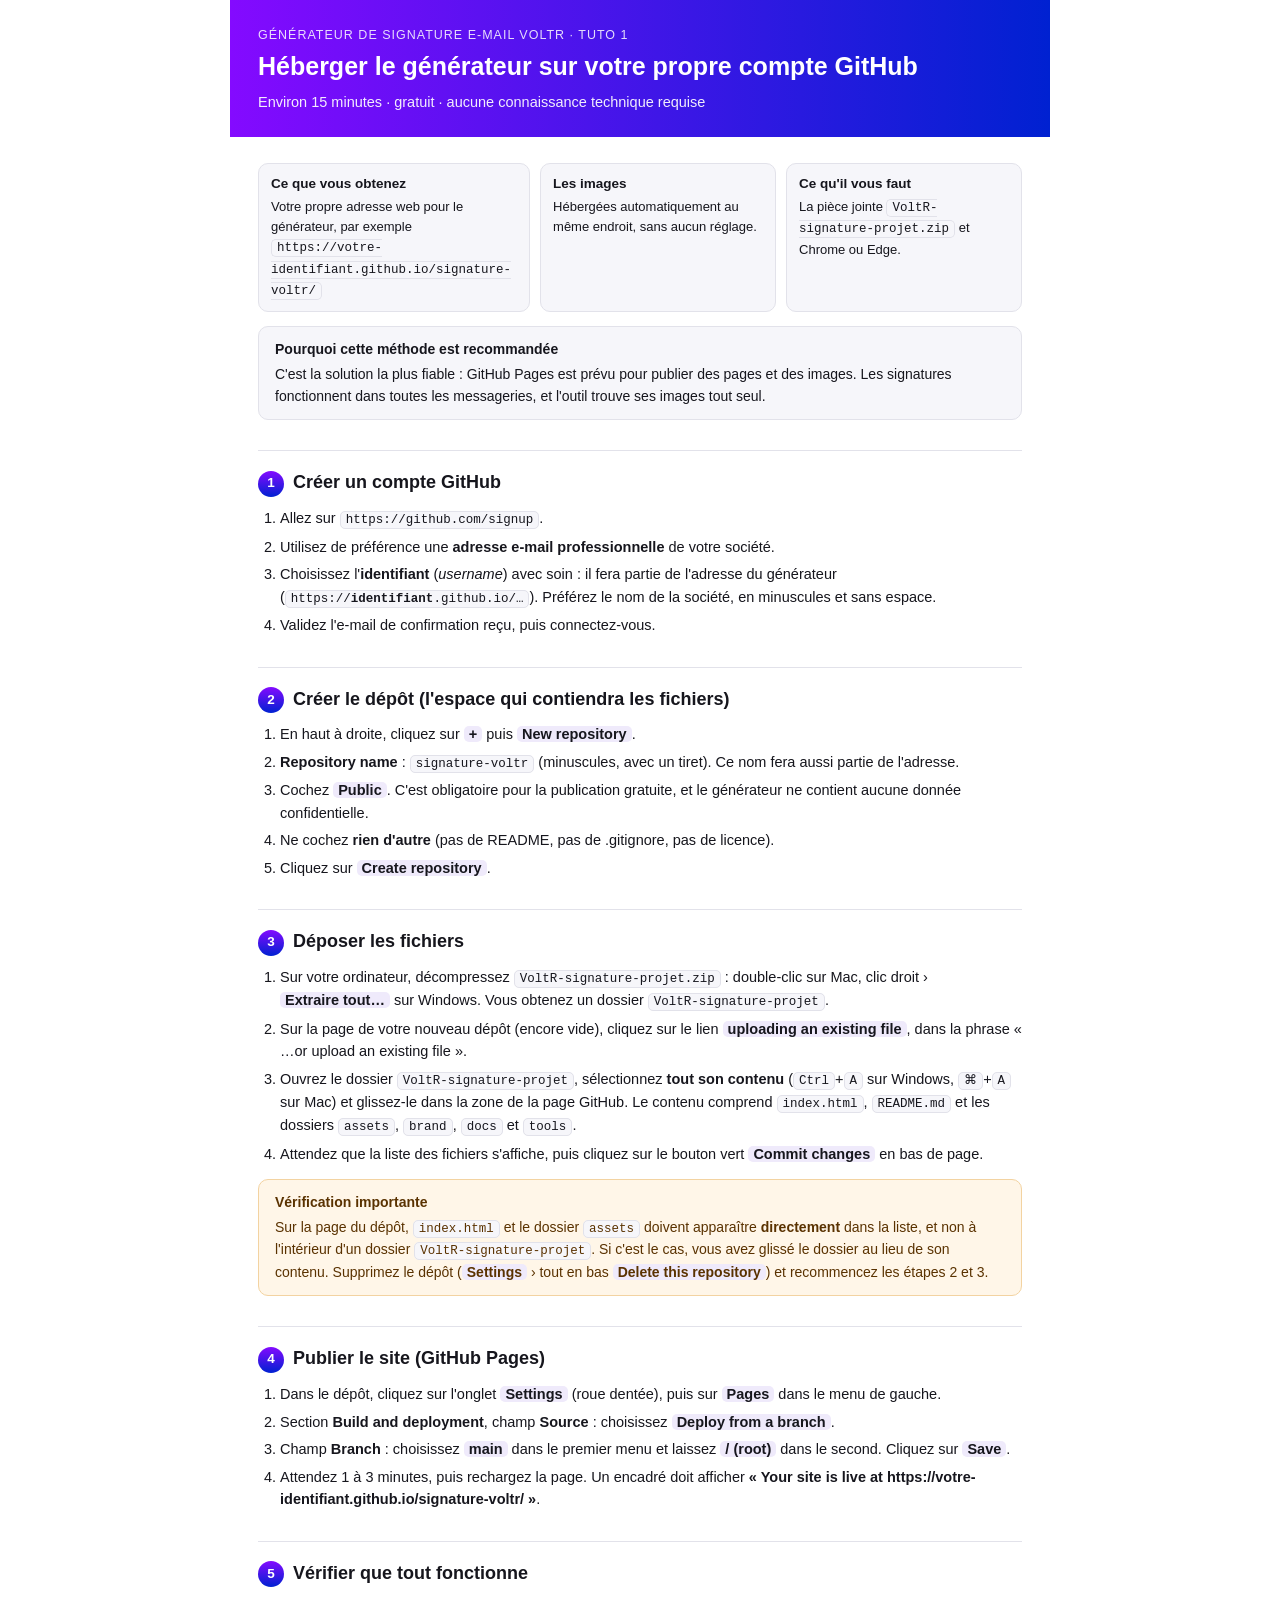
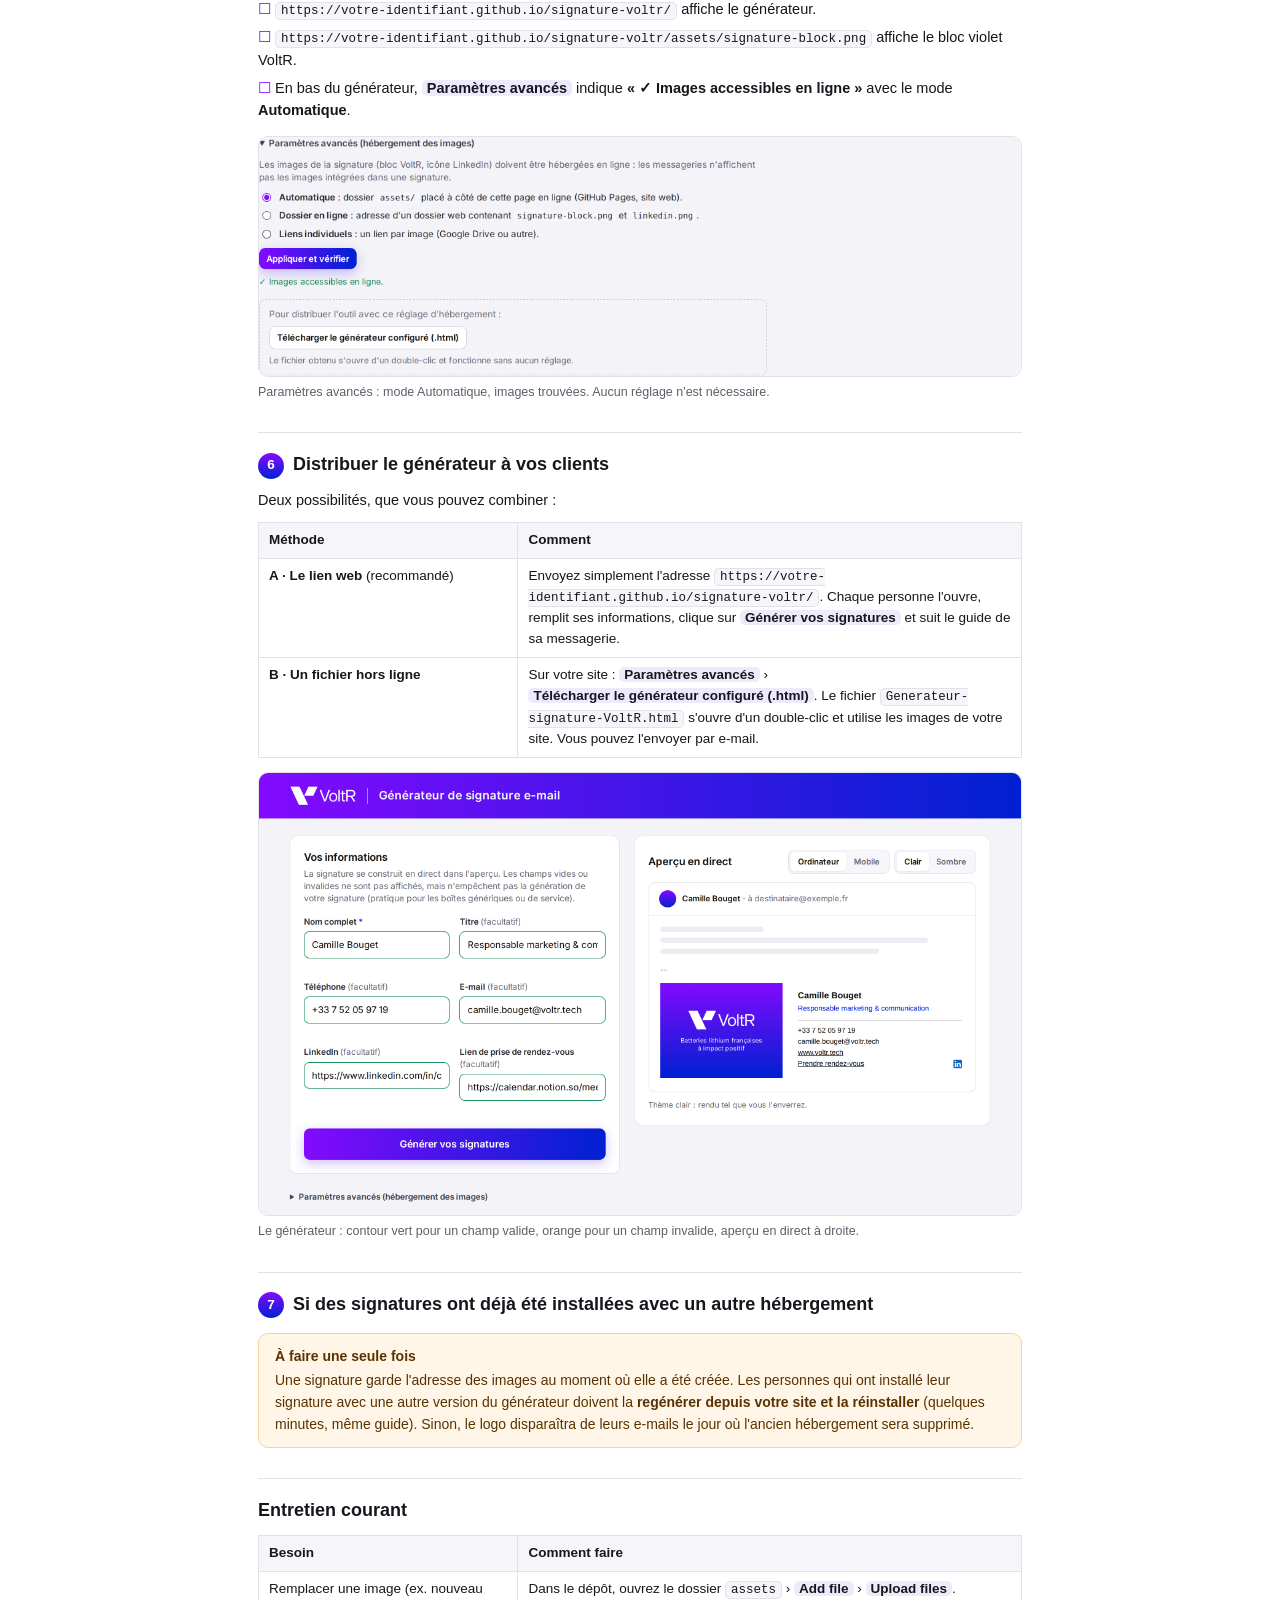
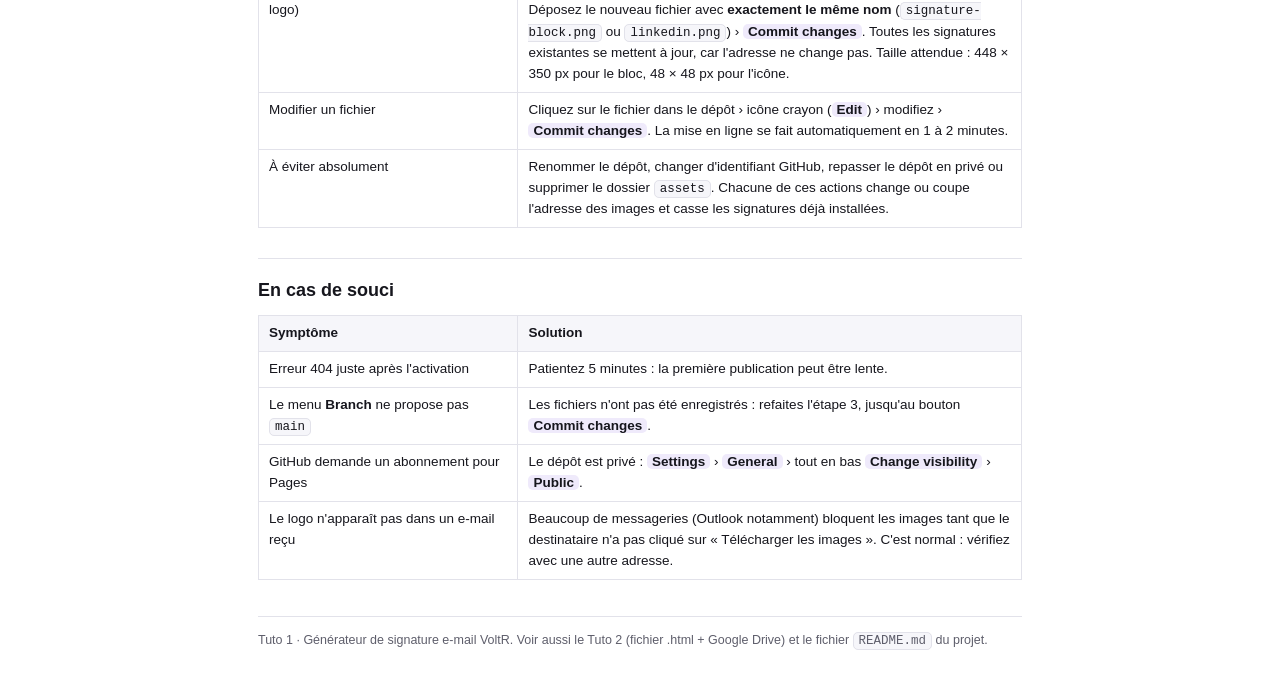
<file: docs/tuto-1-github.html>
<!doctype html>
<html lang="fr">
<head>
<meta charset="utf-8">
<meta name="viewport" content="width=device-width, initial-scale=1">
<title>Tuto 1 · Générateur de signature sur GitHub Pages</title>
<link rel="stylesheet" href="tuto.css">
</head>
<body>
<div class="page">
<header>
  <p class="kicker">Générateur de signature e-mail VoltR · Tuto 1</p>
  <h1>Héberger le générateur sur votre propre compte GitHub</h1>
  <p>Environ 15 minutes · gratuit · aucune connaissance technique requise</p>
</header>

<div class="summary">
  <div><b>Ce que vous obtenez</b>Votre propre adresse web pour le générateur, par exemple <code>https://votre-identifiant.github.io/signature-voltr/</code></div>
  <div><b>Les images</b>Hébergées automatiquement au même endroit, sans aucun réglage.</div>
  <div><b>Ce qu'il vous faut</b>La pièce jointe <code>VoltR-signature-projet.zip</code> et Chrome ou Edge.</div>
</div>

<div class="box info"><b>Pourquoi cette méthode est recommandée</b>C'est la solution la plus fiable : GitHub Pages est prévu pour publier des pages et des images. Les signatures fonctionnent dans toutes les messageries, et l'outil trouve ses images tout seul.</div>

<h2><span class="n">1</span>Créer un compte GitHub</h2>
<ol>
  <li>Allez sur <code>https://github.com/signup</code>.</li>
  <li>Utilisez de préférence une <b>adresse e-mail professionnelle</b> de votre société.</li>
  <li>Choisissez l'<b>identifiant</b> (<i>username</i>) avec soin : il fera partie de l'adresse du générateur (<code>https://<b>identifiant</b>.github.io/…</code>). Préférez le nom de la société, en minuscules et sans espace.</li>
  <li>Validez l'e-mail de confirmation reçu, puis connectez-vous.</li>
</ol>

<h2><span class="n">2</span>Créer le dépôt (l'espace qui contiendra les fichiers)</h2>
<ol>
  <li>En haut à droite, cliquez sur <span class="ui">+</span> puis <span class="ui">New repository</span>.</li>
  <li><b>Repository name</b> : <code>signature-voltr</code> (minuscules, avec un tiret). Ce nom fera aussi partie de l'adresse.</li>
  <li>Cochez <span class="ui">Public</span>. C'est obligatoire pour la publication gratuite, et le générateur ne contient aucune donnée confidentielle.</li>
  <li>Ne cochez <b>rien d'autre</b> (pas de README, pas de .gitignore, pas de licence).</li>
  <li>Cliquez sur <span class="ui">Create repository</span>.</li>
</ol>

<h2><span class="n">3</span>Déposer les fichiers</h2>
<ol>
  <li>Sur votre ordinateur, décompressez <code>VoltR-signature-projet.zip</code> : double-clic sur Mac, clic droit › <span class="ui">Extraire tout…</span> sur Windows. Vous obtenez un dossier <code>VoltR-signature-projet</code>.</li>
  <li>Sur la page de votre nouveau dépôt (encore vide), cliquez sur le lien <span class="ui">uploading an existing file</span>, dans la phrase « …or upload an existing file ».</li>
  <li>Ouvrez le dossier <code>VoltR-signature-projet</code>, sélectionnez <b>tout son contenu</b> (<code>Ctrl</code>+<code>A</code> sur Windows, <code>⌘</code>+<code>A</code> sur Mac) et glissez-le dans la zone de la page GitHub. Le contenu comprend <code>index.html</code>, <code>README.md</code> et les dossiers <code>assets</code>, <code>brand</code>, <code>docs</code> et <code>tools</code>.</li>
  <li>Attendez que la liste des fichiers s'affiche, puis cliquez sur le bouton vert <span class="ui">Commit changes</span> en bas de page.</li>
</ol>
<div class="box warn"><b>Vérification importante</b>Sur la page du dépôt, <code>index.html</code> et le dossier <code>assets</code> doivent apparaître <b>directement</b> dans la liste, et non à l'intérieur d'un dossier <code>VoltR-signature-projet</code>. Si c'est le cas, vous avez glissé le dossier au lieu de son contenu. Supprimez le dépôt (<span class="ui">Settings</span> › tout en bas <span class="ui">Delete this repository</span>) et recommencez les étapes 2 et 3.</div>

<h2><span class="n">4</span>Publier le site (GitHub Pages)</h2>
<ol>
  <li>Dans le dépôt, cliquez sur l'onglet <span class="ui">Settings</span> (roue dentée), puis sur <span class="ui">Pages</span> dans le menu de gauche.</li>
  <li>Section <b>Build and deployment</b>, champ <b>Source</b> : choisissez <span class="ui">Deploy from a branch</span>.</li>
  <li>Champ <b>Branch</b> : choisissez <span class="ui">main</span> dans le premier menu et laissez <span class="ui">/ (root)</span> dans le second. Cliquez sur <span class="ui">Save</span>.</li>
  <li>Attendez 1 à 3 minutes, puis rechargez la page. Un encadré doit afficher <b>« Your site is live at https://votre-identifiant.github.io/signature-voltr/ »</b>.</li>
</ol>

<h2><span class="n">5</span>Vérifier que tout fonctionne</h2>
<ul class="check">
  <li><code>https://votre-identifiant.github.io/signature-voltr/</code> affiche le générateur.</li>
  <li><code>https://votre-identifiant.github.io/signature-voltr/assets/signature-block.png</code> affiche le bloc violet VoltR.</li>
  <li>En bas du générateur, <span class="ui">Paramètres avancés</span> indique <b>« ✓ Images accessibles en ligne »</b> avec le mode <b>Automatique</b>.</li>
</ul>
<figure><img src="img/adv-auto.png" alt="Paramètres avancés en mode automatique, images accessibles"><figcaption>Paramètres avancés : mode Automatique, images trouvées. Aucun réglage n'est nécessaire.</figcaption></figure>

<h2><span class="n">6</span>Distribuer le générateur à vos clients</h2>
<p>Deux possibilités, que vous pouvez combiner :</p>
<table>
  <tr><th style="width:34%">Méthode</th><th>Comment</th></tr>
  <tr><td><b>A · Le lien web</b> (recommandé)</td><td>Envoyez simplement l'adresse <code>https://votre-identifiant.github.io/signature-voltr/</code>. Chaque personne l'ouvre, remplit ses informations, clique sur <span class="ui">Générer vos signatures</span> et suit le guide de sa messagerie.</td></tr>
  <tr><td><b>B · Un fichier hors ligne</b></td><td>Sur votre site : <span class="ui">Paramètres avancés</span> › <span class="ui">Télécharger le générateur configuré (.html)</span>. Le fichier <code>Generateur-signature-VoltR.html</code> s'ouvre d'un double-clic et utilise les images de votre site. Vous pouvez l'envoyer par e-mail.</td></tr>
</table>
<figure><img src="img/outil.png" alt="Le générateur : formulaire et aperçu en direct"><figcaption>Le générateur : contour vert pour un champ valide, orange pour un champ invalide, aperçu en direct à droite.</figcaption></figure>

<h2><span class="n">7</span>Si des signatures ont déjà été installées avec un autre hébergement</h2>
<div class="box warn"><b>À faire une seule fois</b>Une signature garde l'adresse des images au moment où elle a été créée. Les personnes qui ont installé leur signature avec une autre version du générateur doivent la <b>regénérer depuis votre site et la réinstaller</b> (quelques minutes, même guide). Sinon, le logo disparaîtra de leurs e-mails le jour où l'ancien hébergement sera supprimé.</div>

<h2>Entretien courant</h2>
<table>
  <tr><th style="width:34%">Besoin</th><th>Comment faire</th></tr>
  <tr><td>Remplacer une image (ex. nouveau logo)</td><td>Dans le dépôt, ouvrez le dossier <code>assets</code> › <span class="ui">Add file</span> › <span class="ui">Upload files</span>. Déposez le nouveau fichier avec <b>exactement le même nom</b> (<code>signature-block.png</code> ou <code>linkedin.png</code>) › <span class="ui">Commit changes</span>. Toutes les signatures existantes se mettent à jour, car l'adresse ne change pas. Taille attendue : 448 × 350 px pour le bloc, 48 × 48 px pour l'icône.</td></tr>
  <tr><td>Modifier un fichier</td><td>Cliquez sur le fichier dans le dépôt › icône crayon (<span class="ui">Edit</span>) › modifiez › <span class="ui">Commit changes</span>. La mise en ligne se fait automatiquement en 1 à 2 minutes.</td></tr>
  <tr><td>À éviter absolument</td><td>Renommer le dépôt, changer d'identifiant GitHub, repasser le dépôt en privé ou supprimer le dossier <code>assets</code>. Chacune de ces actions change ou coupe l'adresse des images et casse les signatures déjà installées.</td></tr>
</table>

<h2>En cas de souci</h2>
<table>
  <tr><th style="width:34%">Symptôme</th><th>Solution</th></tr>
  <tr><td>Erreur 404 juste après l'activation</td><td>Patientez 5 minutes : la première publication peut être lente.</td></tr>
  <tr><td>Le menu <b>Branch</b> ne propose pas <code>main</code></td><td>Les fichiers n'ont pas été enregistrés : refaites l'étape 3, jusqu'au bouton <span class="ui">Commit changes</span>.</td></tr>
  <tr><td>GitHub demande un abonnement pour Pages</td><td>Le dépôt est privé : <span class="ui">Settings</span> › <span class="ui">General</span> › tout en bas <span class="ui">Change visibility</span> › <span class="ui">Public</span>.</td></tr>
  <tr><td>Le logo n'apparaît pas dans un e-mail reçu</td><td>Beaucoup de messageries (Outlook notamment) bloquent les images tant que le destinataire n'a pas cliqué sur « Télécharger les images ». C'est normal : vérifiez avec une autre adresse.</td></tr>
</table>

<footer>Tuto 1 · Générateur de signature e-mail VoltR. Voir aussi le Tuto 2 (fichier .html + Google Drive) et le fichier <code>README.md</code> du projet.</footer>
</div>
</body>
</html>
</file>
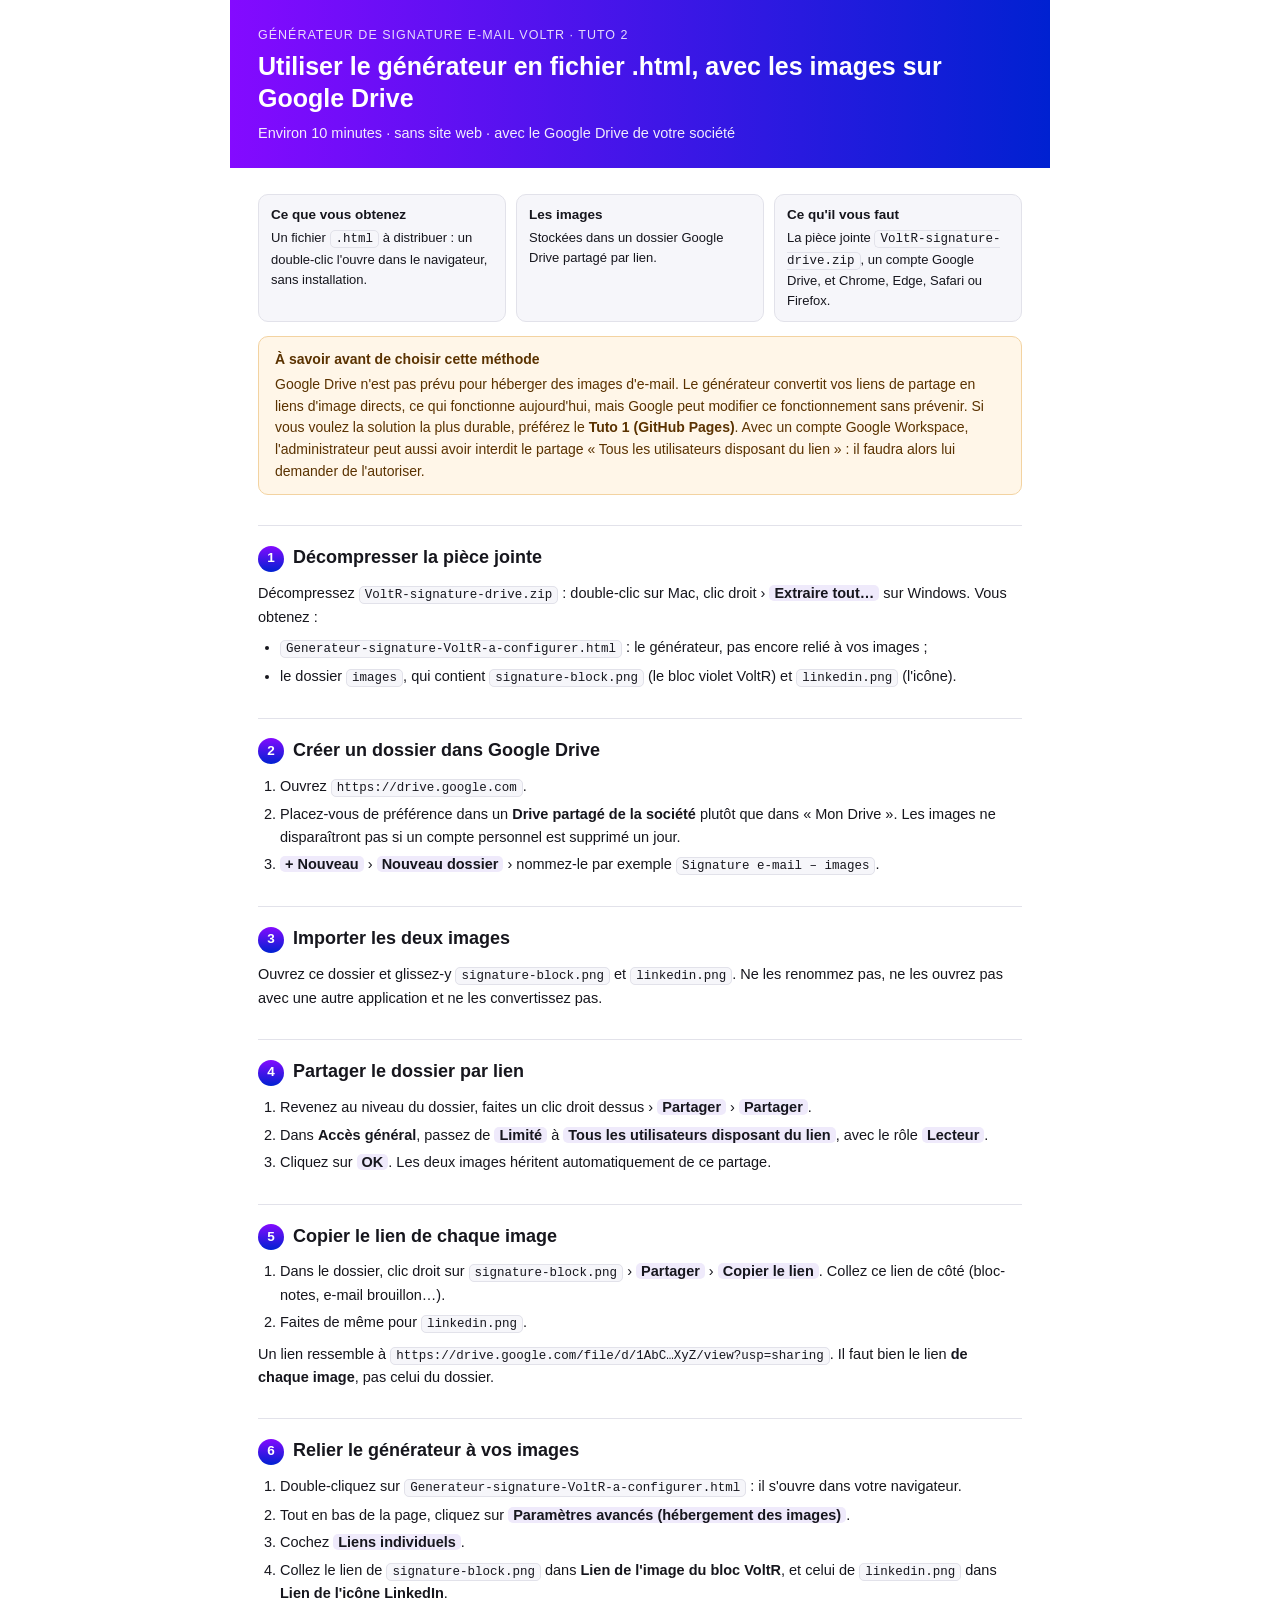
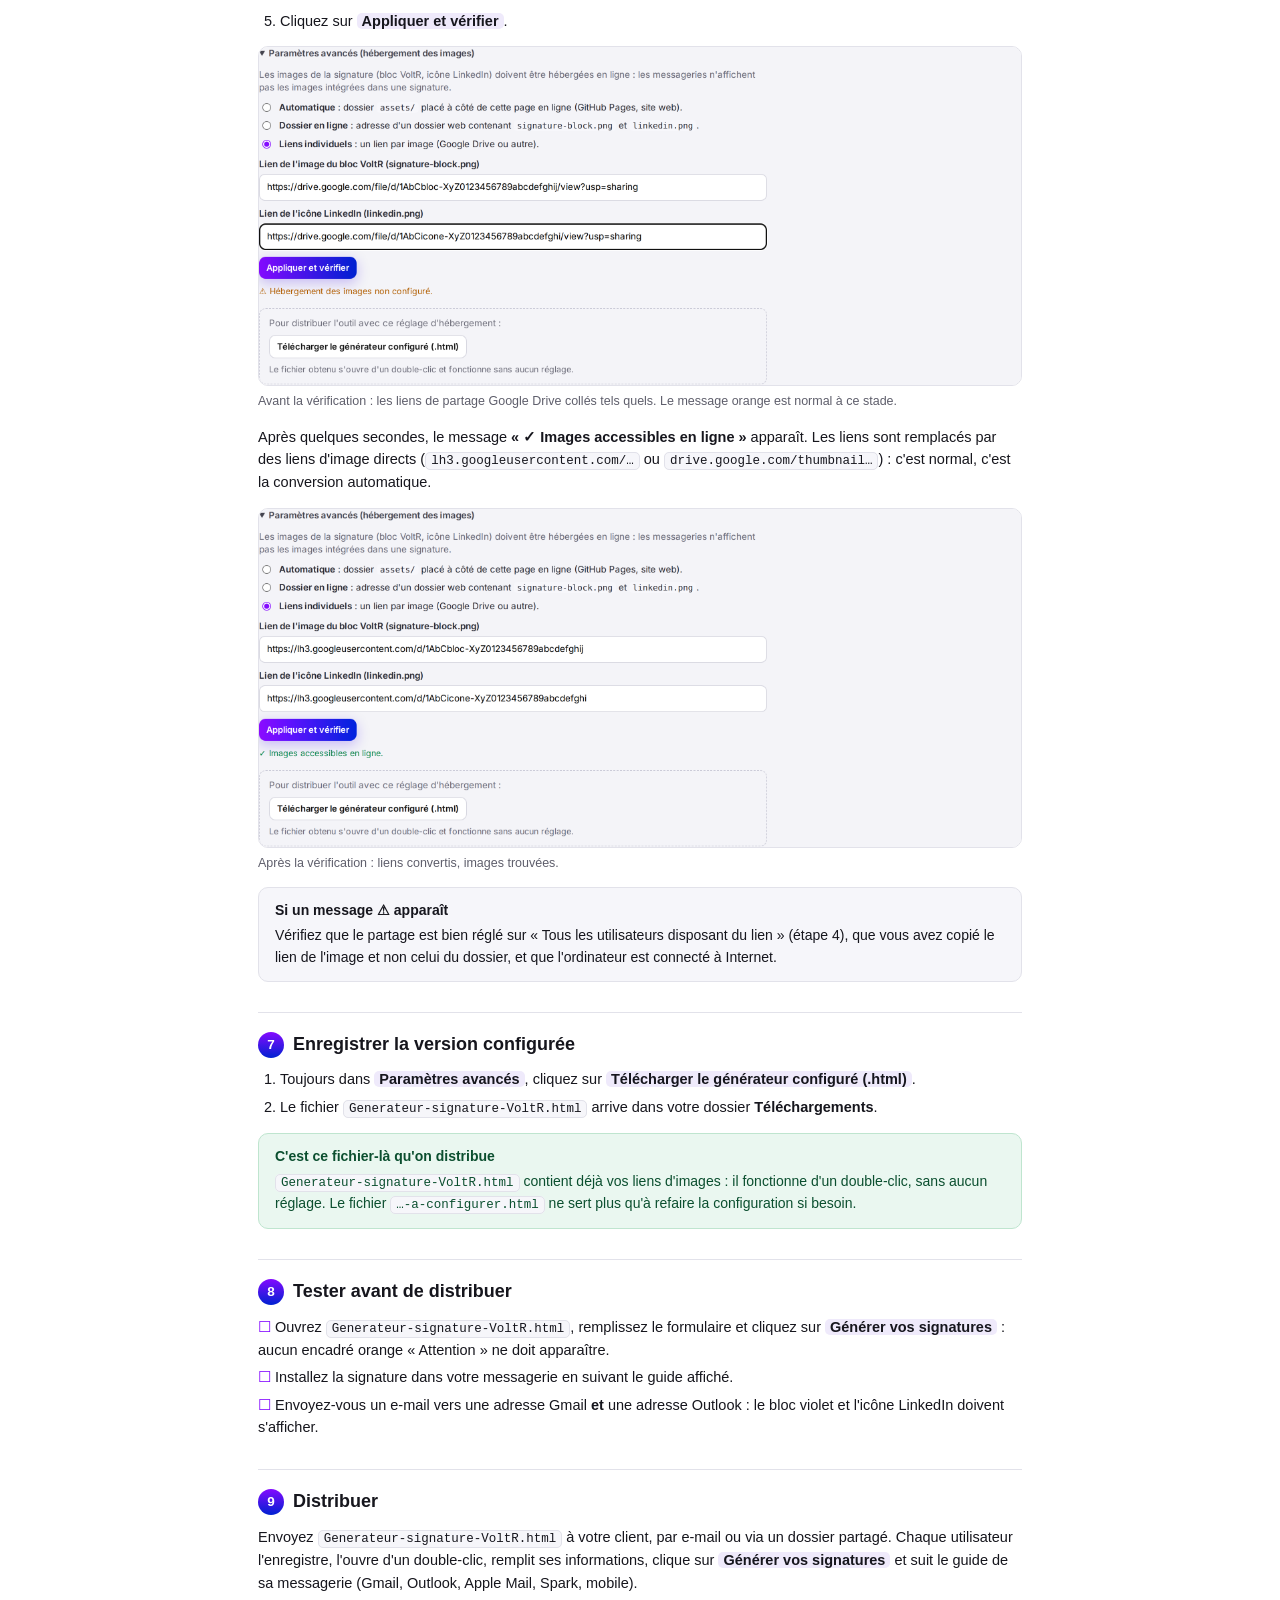
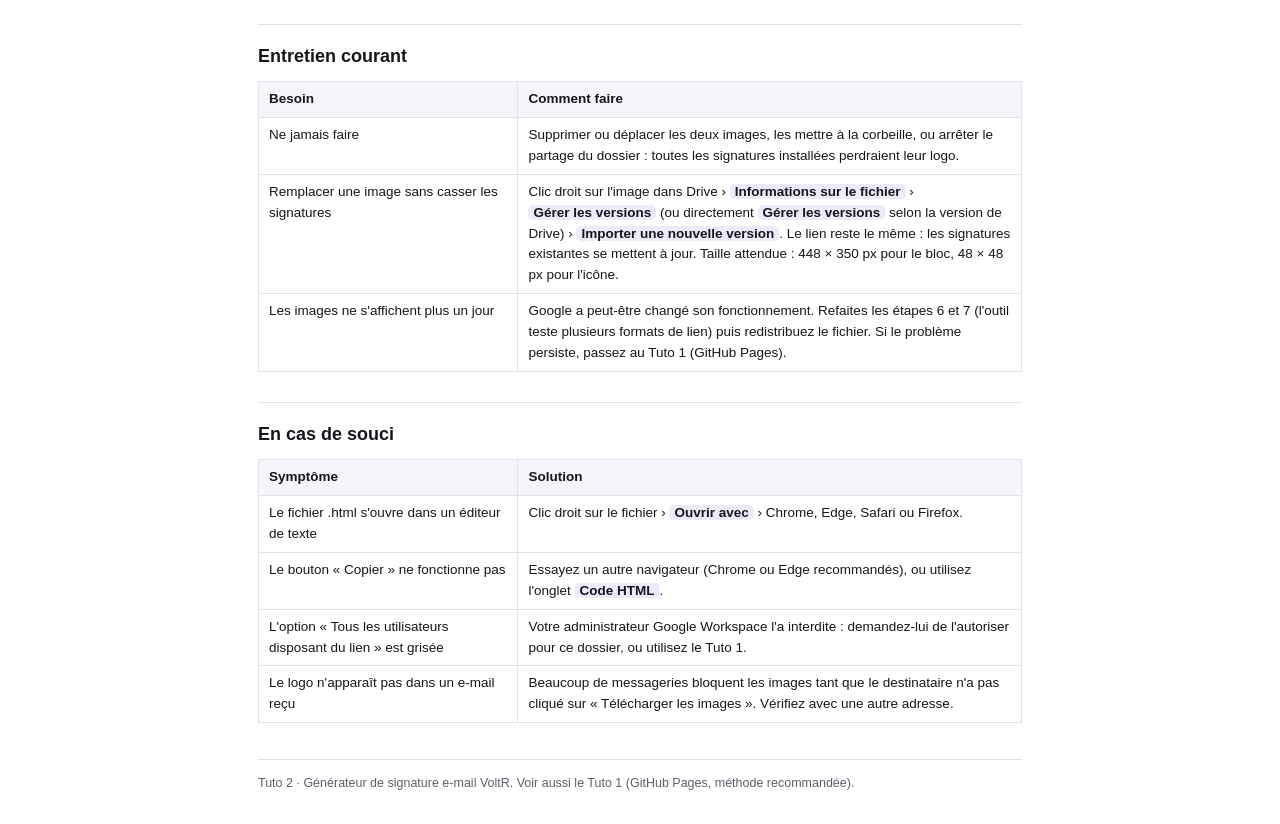
<file: docs/tuto-2-google-drive.html>
<!doctype html>
<html lang="fr">
<head>
<meta charset="utf-8">
<meta name="viewport" content="width=device-width, initial-scale=1">
<title>Tuto 2 · Générateur en fichier .html, images sur Google Drive</title>
<link rel="stylesheet" href="tuto.css">
</head>
<body>
<div class="page">
<header>
  <p class="kicker">Générateur de signature e-mail VoltR · Tuto 2</p>
  <h1>Utiliser le générateur en fichier .html, avec les images sur Google Drive</h1>
  <p>Environ 10 minutes · sans site web · avec le Google Drive de votre société</p>
</header>

<div class="summary">
  <div><b>Ce que vous obtenez</b>Un fichier <code>.html</code> à distribuer : un double-clic l'ouvre dans le navigateur, sans installation.</div>
  <div><b>Les images</b>Stockées dans un dossier Google Drive partagé par lien.</div>
  <div><b>Ce qu'il vous faut</b>La pièce jointe <code>VoltR-signature-drive.zip</code>, un compte Google Drive, et Chrome, Edge, Safari ou Firefox.</div>
</div>

<div class="box warn"><b>À savoir avant de choisir cette méthode</b>Google Drive n'est pas prévu pour héberger des images d'e-mail. Le générateur convertit vos liens de partage en liens d'image directs, ce qui fonctionne aujourd'hui, mais Google peut modifier ce fonctionnement sans prévenir. Si vous voulez la solution la plus durable, préférez le <b>Tuto 1 (GitHub Pages)</b>. Avec un compte Google Workspace, l'administrateur peut aussi avoir interdit le partage « Tous les utilisateurs disposant du lien » : il faudra alors lui demander de l'autoriser.</div>

<h2><span class="n">1</span>Décompresser la pièce jointe</h2>
<p>Décompressez <code>VoltR-signature-drive.zip</code> : double-clic sur Mac, clic droit › <span class="ui">Extraire tout…</span> sur Windows. Vous obtenez :</p>
<ul>
  <li><code>Generateur-signature-VoltR-a-configurer.html</code> : le générateur, pas encore relié à vos images ;</li>
  <li>le dossier <code>images</code>, qui contient <code>signature-block.png</code> (le bloc violet VoltR) et <code>linkedin.png</code> (l'icône).</li>
</ul>

<h2><span class="n">2</span>Créer un dossier dans Google Drive</h2>
<ol>
  <li>Ouvrez <code>https://drive.google.com</code>.</li>
  <li>Placez-vous de préférence dans un <b>Drive partagé de la société</b> plutôt que dans « Mon Drive ». Les images ne disparaîtront pas si un compte personnel est supprimé un jour.</li>
  <li><span class="ui">+ Nouveau</span> › <span class="ui">Nouveau dossier</span> › nommez-le par exemple <code>Signature e-mail – images</code>.</li>
</ol>

<h2><span class="n">3</span>Importer les deux images</h2>
<p>Ouvrez ce dossier et glissez-y <code>signature-block.png</code> et <code>linkedin.png</code>. Ne les renommez pas, ne les ouvrez pas avec une autre application et ne les convertissez pas.</p>

<h2><span class="n">4</span>Partager le dossier par lien</h2>
<ol>
  <li>Revenez au niveau du dossier, faites un clic droit dessus › <span class="ui">Partager</span> › <span class="ui">Partager</span>.</li>
  <li>Dans <b>Accès général</b>, passez de <span class="ui">Limité</span> à <span class="ui">Tous les utilisateurs disposant du lien</span>, avec le rôle <span class="ui">Lecteur</span>.</li>
  <li>Cliquez sur <span class="ui">OK</span>. Les deux images héritent automatiquement de ce partage.</li>
</ol>

<h2><span class="n">5</span>Copier le lien de chaque image</h2>
<ol>
  <li>Dans le dossier, clic droit sur <code>signature-block.png</code> › <span class="ui">Partager</span> › <span class="ui">Copier le lien</span>. Collez ce lien de côté (bloc-notes, e-mail brouillon…).</li>
  <li>Faites de même pour <code>linkedin.png</code>.</li>
</ol>
<p>Un lien ressemble à <code>https://drive.google.com/file/d/1AbC…XyZ/view?usp=sharing</code>. Il faut bien le lien <b>de chaque image</b>, pas celui du dossier.</p>

<h2><span class="n">6</span>Relier le générateur à vos images</h2>
<ol>
  <li>Double-cliquez sur <code>Generateur-signature-VoltR-a-configurer.html</code> : il s'ouvre dans votre navigateur.</li>
  <li>Tout en bas de la page, cliquez sur <span class="ui">Paramètres avancés (hébergement des images)</span>.</li>
  <li>Cochez <span class="ui">Liens individuels</span>.</li>
  <li>Collez le lien de <code>signature-block.png</code> dans <b>Lien de l'image du bloc VoltR</b>, et celui de <code>linkedin.png</code> dans <b>Lien de l'icône LinkedIn</b>.</li>
  <li>Cliquez sur <span class="ui">Appliquer et vérifier</span>.</li>
</ol>
<figure><img src="img/adv-links-avant.png" alt="Liens Google Drive collés dans les Paramètres avancés"><figcaption>Avant la vérification : les liens de partage Google Drive collés tels quels. Le message orange est normal à ce stade.</figcaption></figure>
<p>Après quelques secondes, le message <b>« ✓ Images accessibles en ligne »</b> apparaît. Les liens sont remplacés par des liens d'image directs (<code>lh3.googleusercontent.com/…</code> ou <code>drive.google.com/thumbnail…</code>) : c'est normal, c'est la conversion automatique.</p>
<figure><img src="img/adv-links-ok.png" alt="Liens convertis et vérifiés"><figcaption>Après la vérification : liens convertis, images trouvées.</figcaption></figure>
<div class="box info"><b>Si un message ⚠ apparaît</b>Vérifiez que le partage est bien réglé sur « Tous les utilisateurs disposant du lien » (étape 4), que vous avez copié le lien de l'image et non celui du dossier, et que l'ordinateur est connecté à Internet.</div>

<h2><span class="n">7</span>Enregistrer la version configurée</h2>
<ol>
  <li>Toujours dans <span class="ui">Paramètres avancés</span>, cliquez sur <span class="ui">Télécharger le générateur configuré (.html)</span>.</li>
  <li>Le fichier <code>Generateur-signature-VoltR.html</code> arrive dans votre dossier <b>Téléchargements</b>.</li>
</ol>
<div class="box ok"><b>C'est ce fichier-là qu'on distribue</b><code>Generateur-signature-VoltR.html</code> contient déjà vos liens d'images : il fonctionne d'un double-clic, sans aucun réglage. Le fichier <code>…-a-configurer.html</code> ne sert plus qu'à refaire la configuration si besoin.</div>

<h2><span class="n">8</span>Tester avant de distribuer</h2>
<ul class="check">
  <li>Ouvrez <code>Generateur-signature-VoltR.html</code>, remplissez le formulaire et cliquez sur <span class="ui">Générer vos signatures</span> : aucun encadré orange « Attention » ne doit apparaître.</li>
  <li>Installez la signature dans votre messagerie en suivant le guide affiché.</li>
  <li>Envoyez-vous un e-mail vers une adresse Gmail <b>et</b> une adresse Outlook : le bloc violet et l'icône LinkedIn doivent s'afficher.</li>
</ul>

<h2><span class="n">9</span>Distribuer</h2>
<p>Envoyez <code>Generateur-signature-VoltR.html</code> à votre client, par e-mail ou via un dossier partagé. Chaque utilisateur l'enregistre, l'ouvre d'un double-clic, remplit ses informations, clique sur <span class="ui">Générer vos signatures</span> et suit le guide de sa messagerie (Gmail, Outlook, Apple Mail, Spark, mobile).</p>

<h2>Entretien courant</h2>
<table>
  <tr><th style="width:34%">Besoin</th><th>Comment faire</th></tr>
  <tr><td>Ne jamais faire</td><td>Supprimer ou déplacer les deux images, les mettre à la corbeille, ou arrêter le partage du dossier : toutes les signatures installées perdraient leur logo.</td></tr>
  <tr><td>Remplacer une image sans casser les signatures</td><td>Clic droit sur l'image dans Drive › <span class="ui">Informations sur le fichier</span> › <span class="ui">Gérer les versions</span> (ou directement <span class="ui">Gérer les versions</span> selon la version de Drive) › <span class="ui">Importer une nouvelle version</span>. Le lien reste le même : les signatures existantes se mettent à jour. Taille attendue : 448 × 350 px pour le bloc, 48 × 48 px pour l'icône.</td></tr>
  <tr><td>Les images ne s'affichent plus un jour</td><td>Google a peut-être changé son fonctionnement. Refaites les étapes 6 et 7 (l'outil teste plusieurs formats de lien) puis redistribuez le fichier. Si le problème persiste, passez au Tuto 1 (GitHub Pages).</td></tr>
</table>

<h2>En cas de souci</h2>
<table>
  <tr><th style="width:34%">Symptôme</th><th>Solution</th></tr>
  <tr><td>Le fichier .html s'ouvre dans un éditeur de texte</td><td>Clic droit sur le fichier › <span class="ui">Ouvrir avec</span> › Chrome, Edge, Safari ou Firefox.</td></tr>
  <tr><td>Le bouton « Copier » ne fonctionne pas</td><td>Essayez un autre navigateur (Chrome ou Edge recommandés), ou utilisez l'onglet <span class="ui">Code HTML</span>.</td></tr>
  <tr><td>L'option « Tous les utilisateurs disposant du lien » est grisée</td><td>Votre administrateur Google Workspace l'a interdite : demandez-lui de l'autoriser pour ce dossier, ou utilisez le Tuto 1.</td></tr>
  <tr><td>Le logo n'apparaît pas dans un e-mail reçu</td><td>Beaucoup de messageries bloquent les images tant que le destinataire n'a pas cliqué sur « Télécharger les images ». Vérifiez avec une autre adresse.</td></tr>
</table>

<footer>Tuto 2 · Générateur de signature e-mail VoltR. Voir aussi le Tuto 1 (GitHub Pages, méthode recommandée).</footer>
</div>
</body>
</html>
</file>
<file: docs/tuto.css>
:root{--violet:#840AFF;--blue:#0021D1;--ink:#16161D;--muted:#5E5E6B;--line:#E2E2EA;--soft:#F6F6FA;--ok:#0E7A47;--warn:#8A4A00}
*{box-sizing:border-box}
html,body{margin:0}
body{font-family:-apple-system,BlinkMacSystemFont,"Segoe UI",Inter,Helvetica,Arial,sans-serif;color:var(--ink);font-size:14.5px;line-height:1.55;background:#fff}
.page{max-width:820px;margin:0 auto;padding:0 28px 48px}
header{background:linear-gradient(90deg,#840AFF,#0021D1);color:#fff;padding:26px 28px 24px;margin:0 -28px 26px}
header .kicker{font-size:12.5px;letter-spacing:.08em;text-transform:uppercase;opacity:.85;margin:0 0 6px}
header h1{margin:0;font-size:25px;line-height:1.25}
header p{margin:8px 0 0;opacity:.92;font-size:14.5px}
h2{font-size:18px;margin:30px 0 10px;padding-top:4px;border-top:1px solid var(--line);padding-top:18px}
h2 .n{display:inline-flex;align-items:center;justify-content:center;width:26px;height:26px;border-radius:50%;background:linear-gradient(180deg,#840AFF,#0021D1);color:#fff;font-size:13.5px;margin-right:9px;vertical-align:1px}
h3{font-size:15px;margin:18px 0 6px}
p{margin:8px 0}
ol,ul{margin:8px 0;padding-left:22px}
li{margin:5px 0}
code{font-family:ui-monospace,SFMono-Regular,Menlo,Consolas,monospace;font-size:12.5px;background:var(--soft);border:1px solid var(--line);padding:1px 5px;border-radius:5px}
.ui{font-weight:600;background:#EFEAFB;border-radius:5px;padding:0 5px;white-space:nowrap}
.box{border-radius:10px;padding:12px 16px;margin:14px 0;font-size:14px}
.box.info{background:var(--soft);border:1px solid var(--line)}
.box.warn{background:#FFF6E8;border:1px solid #F3D3A1;color:#5A3200}
.box.ok{background:#EAF7F0;border:1px solid #BFE5CF;color:#0B4F2F}
.box b:first-child{display:block;margin-bottom:3px}
.summary{display:grid;grid-template-columns:repeat(3,1fr);gap:10px;margin:6px 0 4px}
.summary div{background:var(--soft);border:1px solid var(--line);border-radius:10px;padding:10px 12px;font-size:13px}
.summary b{display:block;font-size:13.5px;margin-bottom:2px}
figure{margin:14px 0}
figure img{width:100%;border:1px solid var(--line);border-radius:10px;display:block}
figcaption{font-size:12.5px;color:var(--muted);margin-top:6px}
table{border-collapse:collapse;width:100%;font-size:13.5px;margin:10px 0}
th,td{border:1px solid var(--line);padding:7px 10px;text-align:left;vertical-align:top}
th{background:var(--soft)}
.check li{list-style:none;margin-left:-22px}
.check li::before{content:"☐ ";color:var(--violet)}
footer{margin-top:36px;padding-top:14px;border-top:1px solid var(--line);color:var(--muted);font-size:12.5px}
@media print{
  @page{size:A4;margin:14mm 0 16mm}
  @page :first{margin-top:0}
  body{font-size:13px}
  header{-webkit-print-color-adjust:exact;print-color-adjust:exact}
  h2{break-after:avoid}
  figure,.box,table,.summary{break-inside:avoid}
  h2 .n,.summary div,.box,code,.ui{-webkit-print-color-adjust:exact;print-color-adjust:exact}
}
@media (max-width:640px){.summary{grid-template-columns:1fr}}
</file>
